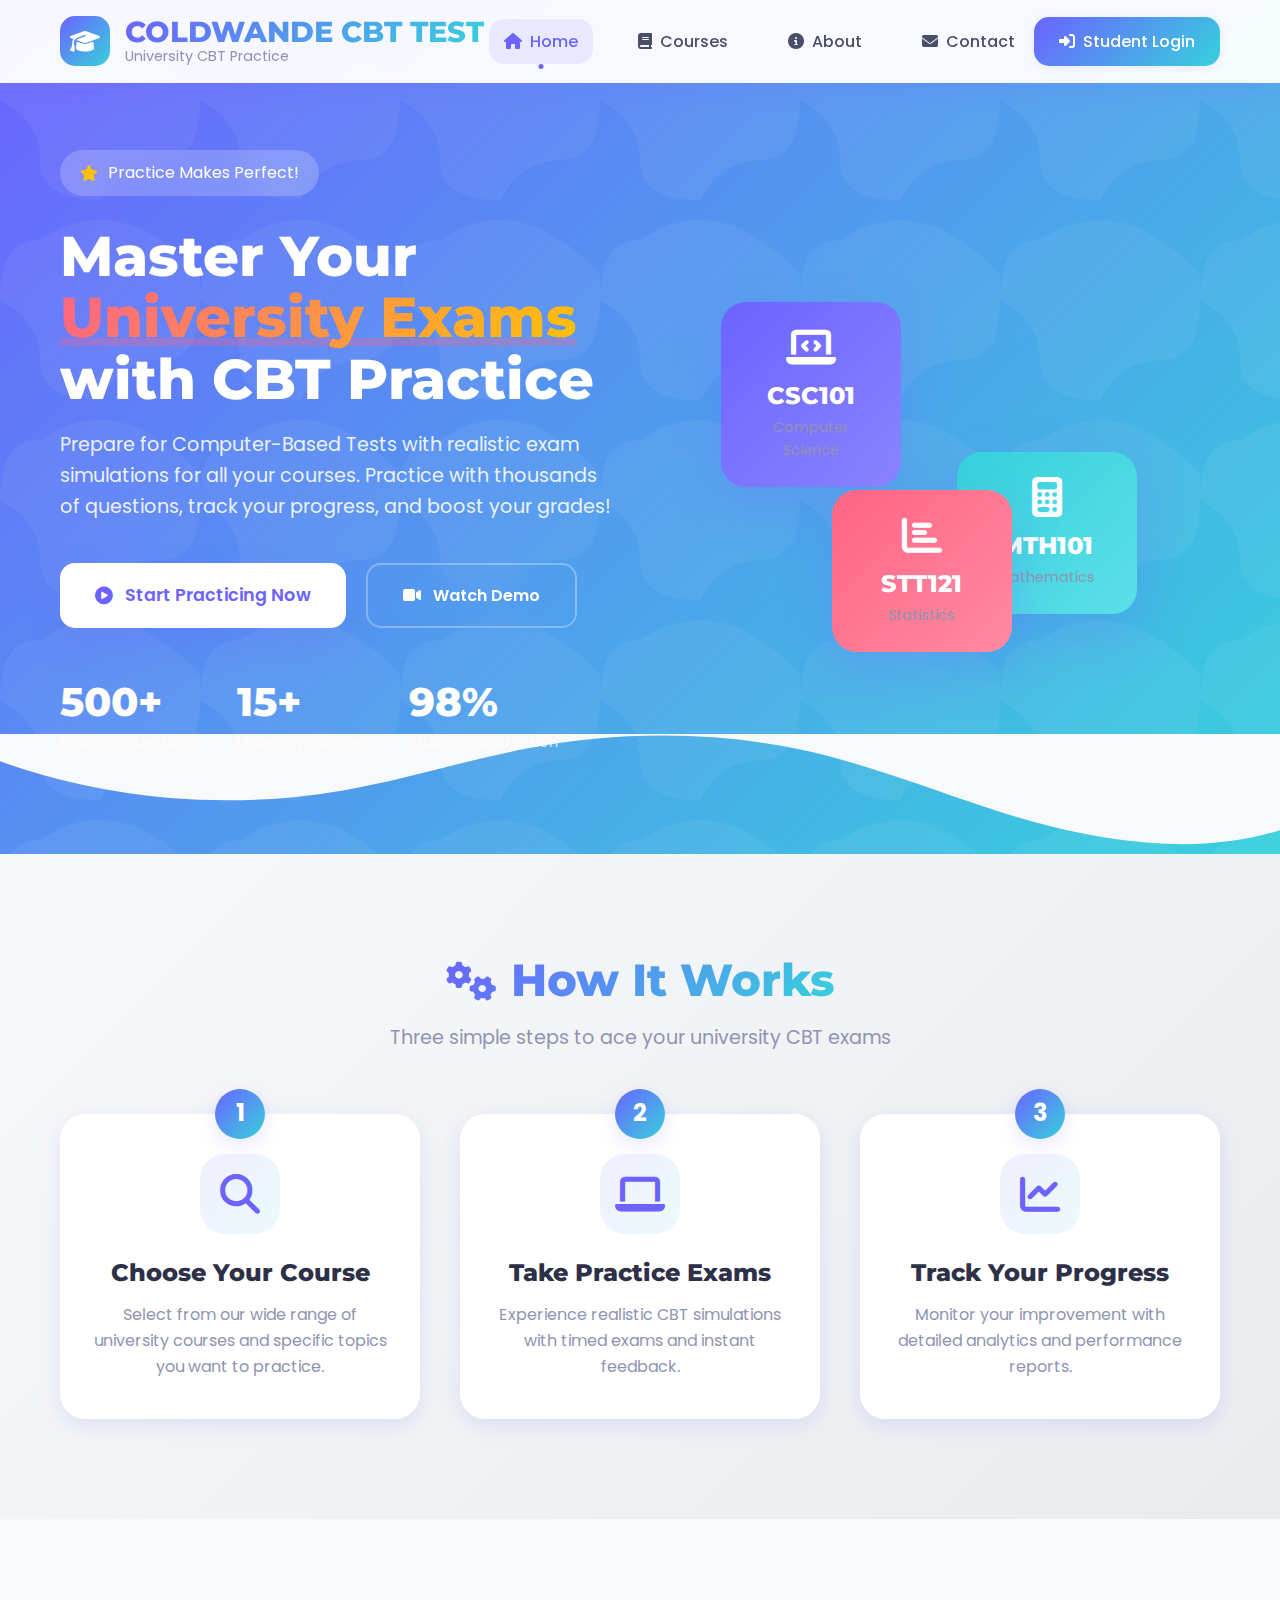
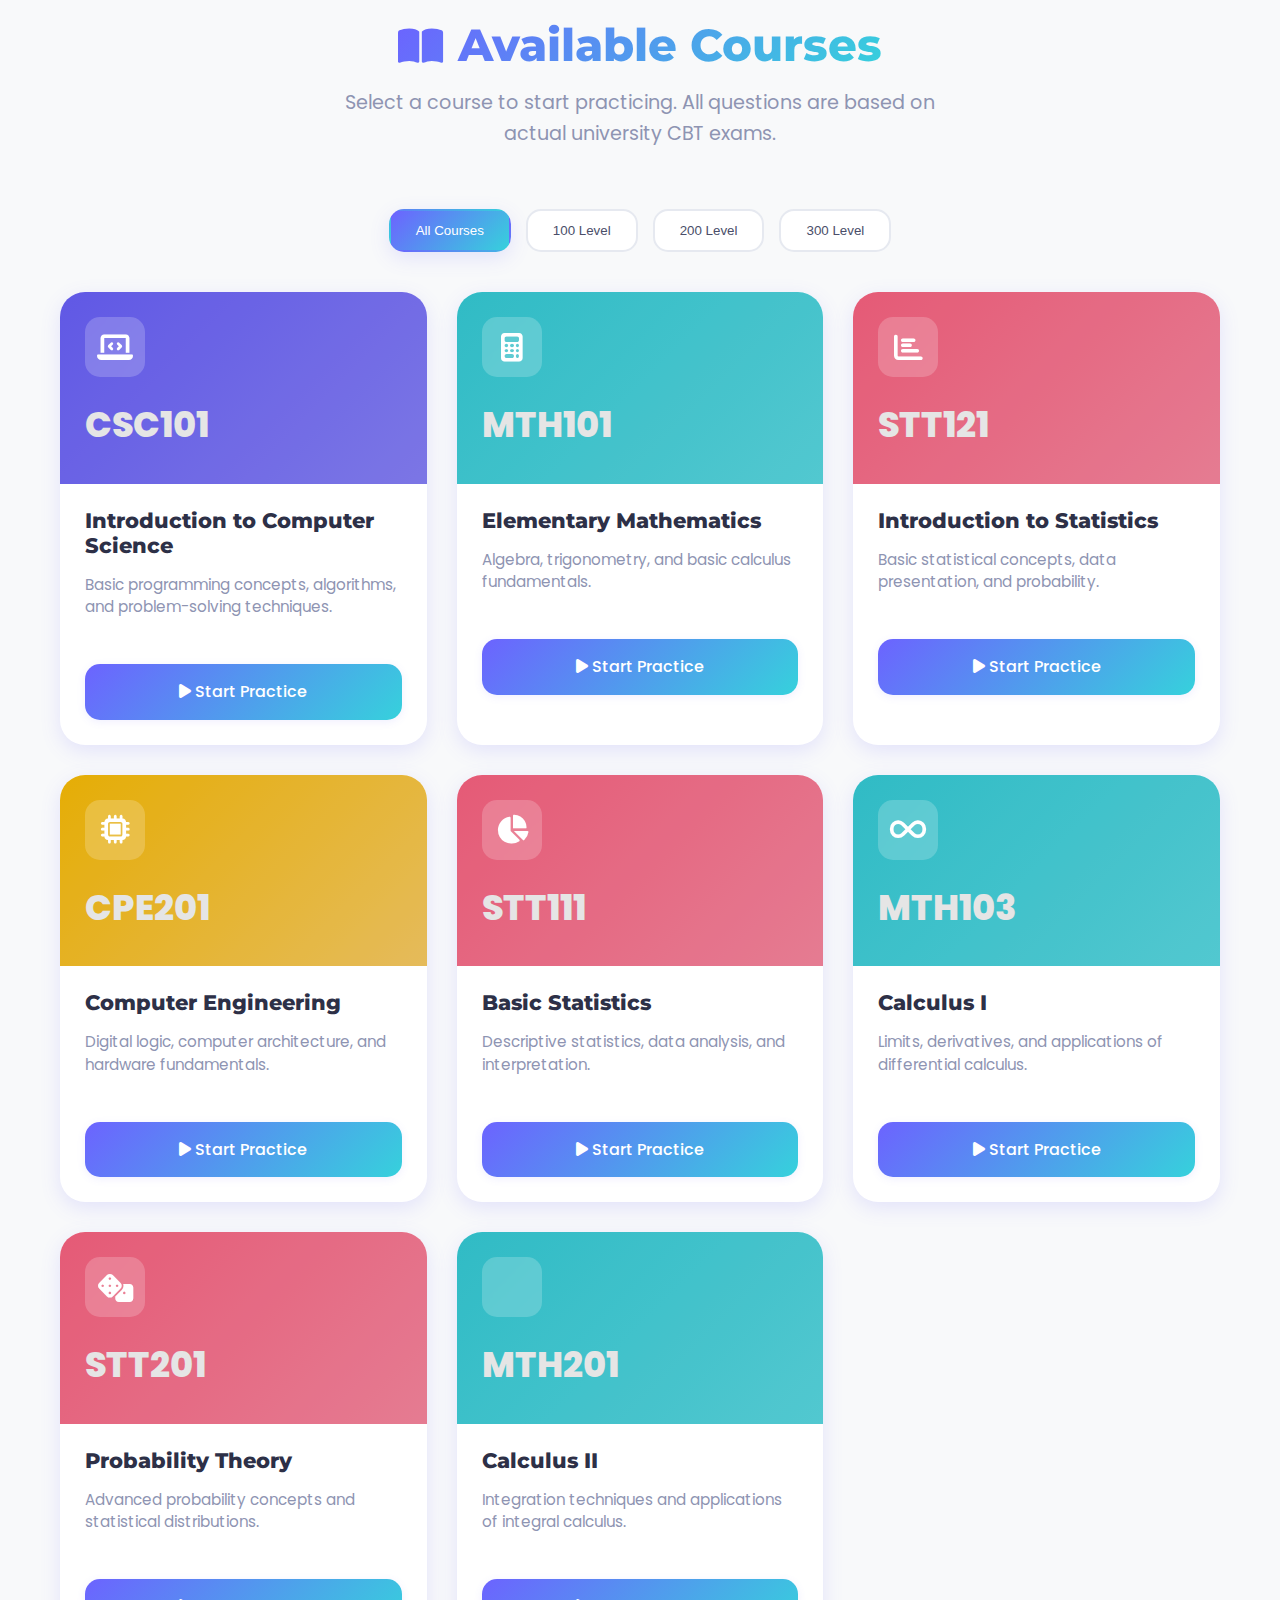
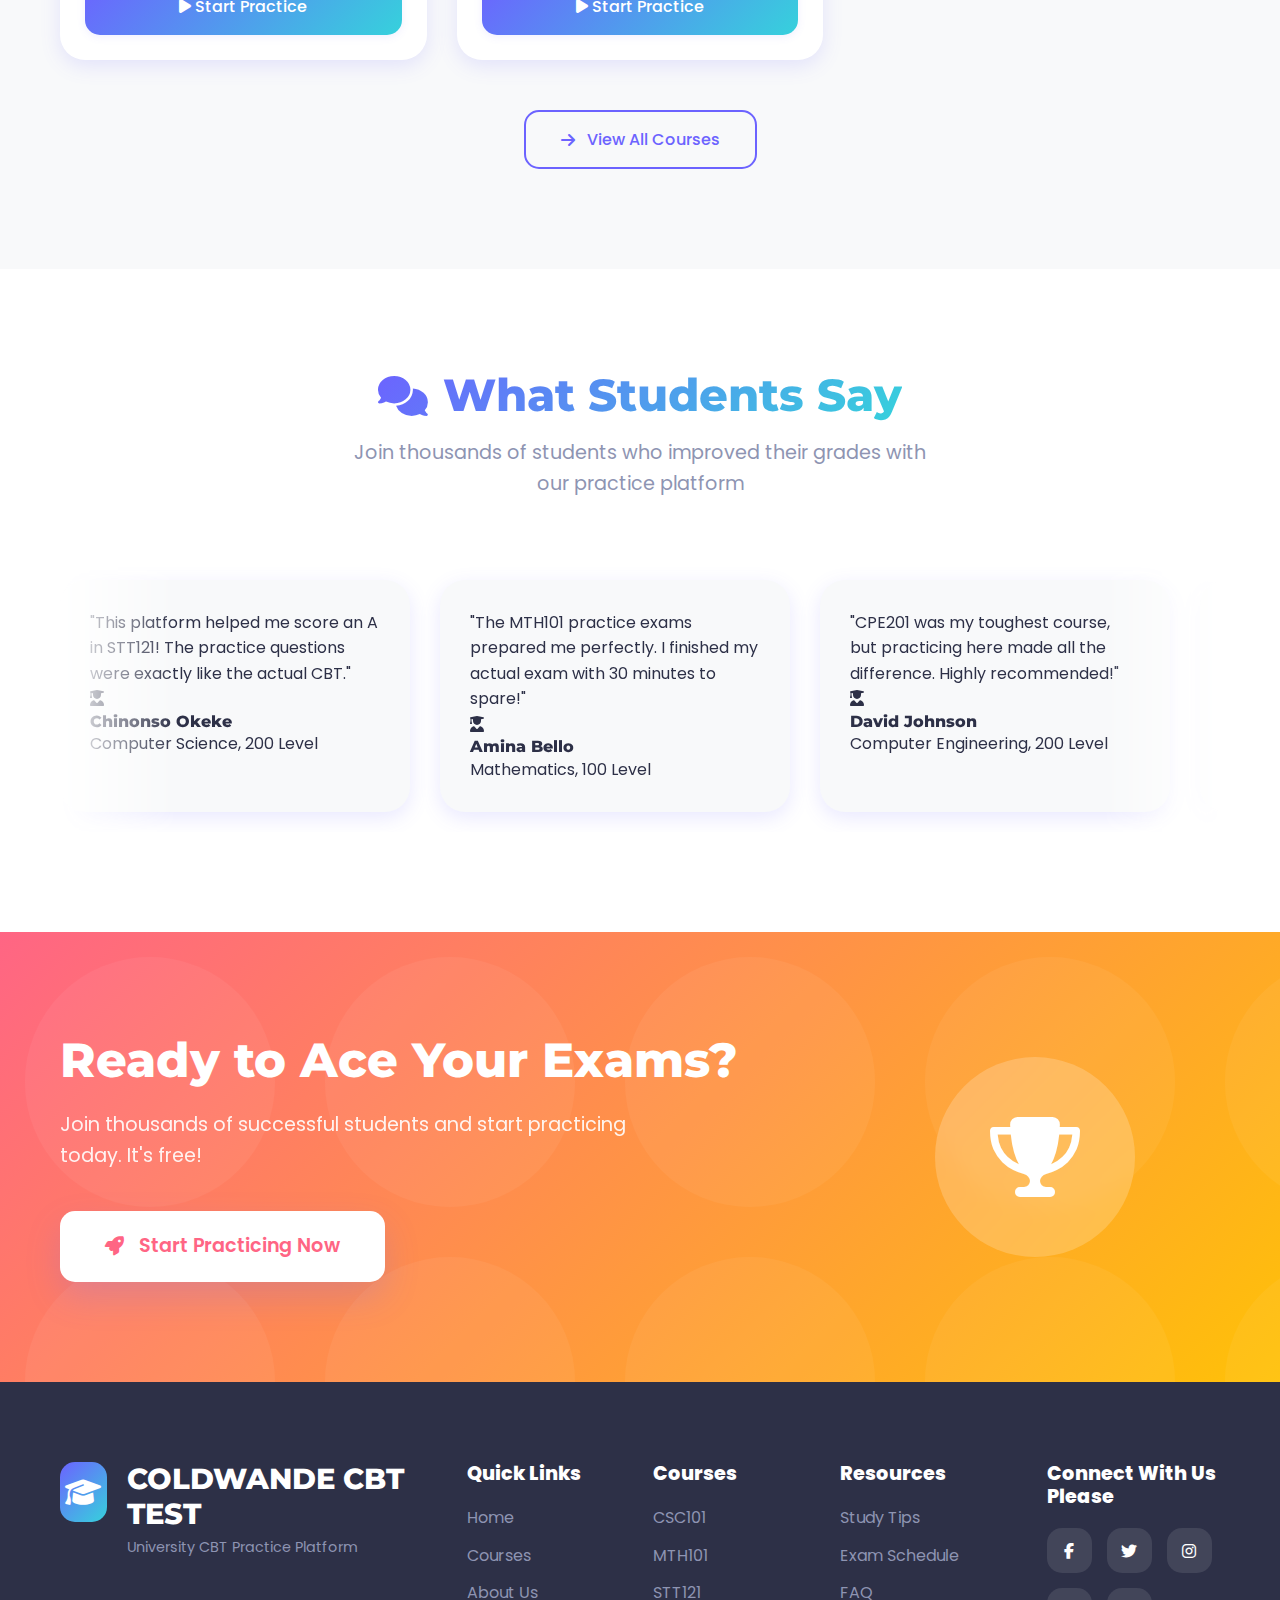
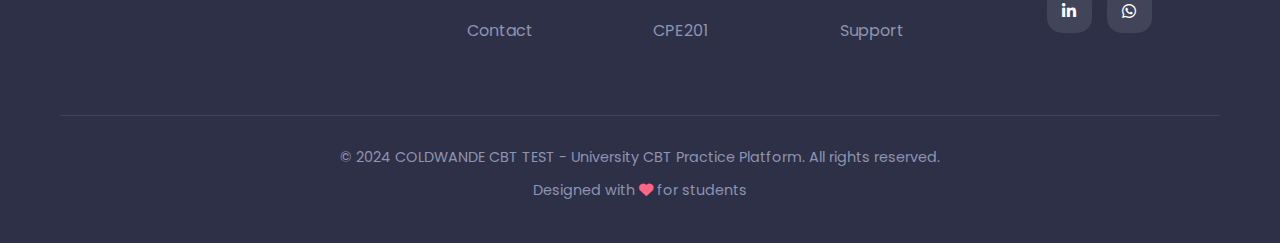
<file: index.html>
<!DOCTYPE html>
<html lang="en">

<head>
    <meta charset="UTF-8">
    <meta name="viewport" content="width=device-width, initial-scale=1.0">
    <title>COLDWANDE CBT TEST - University CBT Practice Platform</title>
    <link rel="stylesheet" href="https://cdnjs.cloudflare.com/ajax/libs/font-awesome/6.4.0/css/all.min.css">
    <link
        href="https://fonts.googleapis.com/css2?family=Poppins:wght@300;400;500;600;700&family=Montserrat:wght@800;900&display=swap"
        rel="stylesheet">
    <link rel="stylesheet" href="styles.css">
</head>

<body>
    <!-- Navigation Bar -->
    <nav class="navbar">
        <div class="nav-container">
            <div class="logo">
                <div class="logo-icon">
                    <i class="fas fa-graduation-cap"></i>
                </div>
                <div class="logo-text">
                    <h1>COLDWANDE CBT TEST</h1>
                    <p>University CBT Practice</p>
                </div>
            </div>

            <div class="nav-links">
                <a href="#home" class="nav-link active">
                    <i class="fas fa-home"></i> Home
                </a>
                <a href="#courses" class="nav-link">
                    <i class="fas fa-book"></i> Courses
                </a>
                <a href="#about" class="nav-link">
                    <i class="fas fa-info-circle"></i> About
                </a>
                <a href="#contact" class="nav-link">
                    <i class="fas fa-envelope"></i> Contact
                </a>
            </div>

            <div class="nav-buttons">
                <a href="#" class="btn-login" onclick="alert('Student login is handled via practice session start.')">
                    <i class="fas fa-sign-in-alt"></i> Student Login
                </a>
                <button class="btn-menu">
                    <i class="fas fa-bars"></i>
                </button>
            </div>
        </div>
    </nav>

    <!-- Hero Section -->
    <section class="hero" id="home">
        <div class="hero-container">
            <div class="hero-content">
                <div class="hero-badge">
                    <i class="fas fa-star"></i>
                    <span>Practice Makes Perfect!</span>
                </div>

                <h1 class="hero-title">
                    Master Your <span class="highlight">University Exams</span> with CBT Practice
                </h1>

                <p class="hero-description">
                    Prepare for Computer-Based Tests with realistic exam simulations for all your courses.
                    Practice with thousands of questions, track your progress, and boost your grades!
                </p>

                <div class="hero-buttons">
                    <a href="#courses" class="btn-primary">
                        <i class="fas fa-play-circle"></i> Start Practicing Now
                    </a>
                    <a href="#how-it-works" class="btn-secondary">
                        <i class="fas fa-video"></i> Watch Demo
                    </a>
                </div>

                <div class="hero-stats">
                    <div class="stat-item">
                        <h3>500+</h3>
                        <p>Practice Questions</p>
                    </div>
                    <div class="stat-item">
                        <h3>15+</h3>
                        <p>University Courses</p>
                    </div>
                    <div class="stat-item">
                        <h3>98%</h3>
                        <p>Student Satisfaction</p>
                    </div>
                </div>
            </div>

            <div class="hero-image">
                <div class="floating-cards">
                    <div class="card card-1">
                        <i class="fas fa-laptop-code"></i>
                        <h4>CSC101</h4>
                        <p>Computer Science</p>
                    </div>
                    <div class="card card-2">
                        <i class="fas fa-calculator"></i>
                        <h4>MTH101</h4>
                        <p>Mathematics</p>
                    </div>
                    <div class="card card-3">
                        <i class="fas fa-chart-bar"></i>
                        <h4>STT121</h4>
                        <p>Statistics</p>
                    </div>
                </div>
            </div>
        </div>

        <div class="wave-divider">
            <svg viewBox="0 0 1200 120" preserveAspectRatio="none">
                <path
                    d="M321.39,56.44c58-10.79,114.16-30.13,172-41.86,82.39-16.72,168.19-17.73,250.45-.39C823.78,31,906.67,72,985.66,92.83c70.05,18.48,146.53,26.09,214.34,3V0H0V27.35A600.21,600.21,0,0,0,321.39,56.44Z">
                </path>
            </svg>
        </div>
    </section>

    <!-- How It Works Section -->
    <section class="how-it-works" id="how-it-works">
        <div class="section-container">
            <div class="section-header">
                <h2 class="section-title">
                    <i class="fas fa-cogs"></i>
                    How It Works
                </h2>
                <p class="section-subtitle">
                    Three simple steps to ace your university CBT exams
                </p>
            </div>

            <div class="steps-container">
                <div class="step-card">
                    <div class="step-number">1</div>
                    <div class="step-icon">
                        <i class="fas fa-search"></i>
                    </div>
                    <h3 class="step-title">Choose Your Course</h3>
                    <p class="step-description">
                        Select from our wide range of university courses and specific topics you want to practice.
                    </p>
                </div>

                <div class="step-card">
                    <div class="step-number">2</div>
                    <div class="step-icon">
                        <i class="fas fa-laptop"></i>
                    </div>
                    <h3 class="step-title">Take Practice Exams</h3>
                    <p class="step-description">
                        Experience realistic CBT simulations with timed exams and instant feedback.
                    </p>
                </div>

                <div class="step-card">
                    <div class="step-number">3</div>
                    <div class="step-icon">
                        <i class="fas fa-chart-line"></i>
                    </div>
                    <h3 class="step-title">Track Your Progress</h3>
                    <p class="step-description">
                        Monitor your improvement with detailed analytics and performance reports.
                    </p>
                </div>
            </div>
        </div>
    </section>

    <!-- Courses Section -->
    <section class="courses-section" id="courses">
        <div class="section-container">
            <div class="section-header">
                <h2 class="section-title">
                    <i class="fas fa-book-open"></i>
                    Available Courses
                </h2>
                <p class="section-subtitle">
                    Select a course to start practicing. All questions are based on actual university CBT exams.
                </p>
            </div>

            <!-- Course Filter -->
            <div class="course-filter">
                <button class="filter-btn active" data-filter="all">All Courses</button>
                <button class="filter-btn" data-filter="100">100 Level</button>
                <button class="filter-btn" data-filter="200">200 Level</button>
                <button class="filter-btn" data-filter="300">300 Level</button>
            </div>

            <!-- Courses Grid -->
            <div class="courses-grid">
                <!-- Computer Science Courses -->
                <div class="course-card" data-level="100" data-department="csc">
                    <div class="course-header csc-bg">
                        <div class="course-icon">
                            <i class="fas fa-laptop-code"></i>
                        </div>
                        <div class="course-code">CSC101</div>
                    </div>
                    <div class="course-body">
                        <h3 class="course-title">Introduction to Computer Science</h3>
                        <p class="course-description">
                            Basic programming concepts, algorithms, and problem-solving techniques.
                        </p>
                        <div class="course-meta">
                            <span class="meta-item">
                                <i class="fas fa-question-circle"></i>
                                50 Questions
                            </span>
                            <span class="meta-item">
                                <i class="fas fa-clock"></i>
                                45 mins
                            </span>
                        </div>
                    </div>
                    <div class="course-footer">
                        <a href="student.html?course=csc101" class="btn-start">
                            <i class="fas fa-play"></i> Start Practice
                        </a>
                    </div>
                </div>

                <!-- Mathematics Courses -->
                <div class="course-card" data-level="100" data-department="mth">
                    <div class="course-header mth-bg">
                        <div class="course-icon">
                            <i class="fas fa-calculator"></i>
                        </div>
                        <div class="course-code">MTH101</div>
                    </div>
                    <div class="course-body">
                        <h3 class="course-title">Elementary Mathematics</h3>
                        <p class="course-description">
                            Algebra, trigonometry, and basic calculus fundamentals.
                        </p>
                        <div class="course-meta">
                            <span class="meta-item">
                                <i class="fas fa-question-circle"></i>
                                60 Questions
                            </span>
                            <span class="meta-item">
                                <i class="fas fa-clock"></i>
                                60 mins
                            </span>
                        </div>
                    </div>
                    <div class="course-footer">
                        <a href="student.html?course=mth101" class="btn-start">
                            <i class="fas fa-play"></i> Start Practice
                        </a>
                    </div>
                </div>

                <!-- Statistics Courses -->
                <div class="course-card" data-level="100" data-department="stt">
                    <div class="course-header stt-bg">
                        <div class="course-icon">
                            <i class="fas fa-chart-bar"></i>
                        </div>
                        <div class="course-code">STT121</div>
                    </div>
                    <div class="course-body">
                        <h3 class="course-title">Introduction to Statistics</h3>
                        <p class="course-description">
                            Basic statistical concepts, data presentation, and probability.
                        </p>
                        <div class="course-meta">
                            <span class="meta-item">
                                <i class="fas fa-question-circle"></i>
                                40 Questions
                            </span>
                            <span class="meta-item">
                                <i class="fas fa-clock"></i>
                                50 mins
                            </span>
                        </div>
                    </div>
                    <div class="course-footer">
                        <a href="student.html?course=stt121" class="btn-start">
                            <i class="fas fa-play"></i> Start Practice
                        </a>
                    </div>
                </div>

                <!-- Computer Engineering -->
                <div class="course-card" data-level="200" data-department="cpe">
                    <div class="course-header cpe-bg">
                        <div class="course-icon">
                            <i class="fas fa-microchip"></i>
                        </div>
                        <div class="course-code">CPE201</div>
                    </div>
                    <div class="course-body">
                        <h3 class="course-title">Computer Engineering</h3>
                        <p class="course-description">
                            Digital logic, computer architecture, and hardware fundamentals.
                        </p>
                        <div class="course-meta">
                            <span class="meta-item">
                                <i class="fas fa-question-circle"></i>
                                45 Questions
                            </span>
                            <span class="meta-item">
                                <i class="fas fa-clock"></i>
                                70 mins
                            </span>
                        </div>
                    </div>
                    <div class="course-footer">
                        <a href="student.html?course=cpe201" class="btn-start">
                            <i class="fas fa-play"></i> Start Practice
                        </a>
                    </div>
                </div>

                <!-- More Courses -->
                <div class="course-card" data-level="100" data-department="stt">
                    <div class="course-header stt-bg">
                        <div class="course-icon">
                            <i class="fas fa-chart-pie"></i>
                        </div>
                        <div class="course-code">STT111</div>
                    </div>
                    <div class="course-body">
                        <h3 class="course-title">Basic Statistics</h3>
                        <p class="course-description">
                            Descriptive statistics, data analysis, and interpretation.
                        </p>
                        <div class="course-meta">
                            <span class="meta-item">
                                <i class="fas fa-question-circle"></i>
                                40 Questions
                            </span>
                            <span class="meta-item">
                                <i class="fas fa-clock"></i>
                                45 mins
                            </span>
                        </div>
                    </div>
                    <div class="course-footer">
                        <a href="student.html?course=stt111" class="btn-start">
                            <i class="fas fa-play"></i> Start Practice
                        </a>
                    </div>
                </div>

                <div class="course-card" data-level="100" data-department="mth">
                    <div class="course-header mth-bg">
                        <div class="course-icon">
                            <i class="fas fa-infinity"></i>
                        </div>
                        <div class="course-code">MTH103</div>
                    </div>
                    <div class="course-body">
                        <h3 class="course-title">Calculus I</h3>
                        <p class="course-description">
                            Limits, derivatives, and applications of differential calculus.
                        </p>
                        <div class="course-meta">
                            <span class="meta-item">
                                <i class="fas fa-question-circle"></i>
                                55 Questions
                            </span>
                            <span class="meta-item">
                                <i class="fas fa-clock"></i>
                                75 mins
                            </span>
                        </div>
                    </div>
                    <div class="course-footer">
                        <a href="student.html?course=mth103" class="btn-start">
                            <i class="fas fa-play"></i> Start Practice
                        </a>
                    </div>
                </div>

                <div class="course-card" data-level="200" data-department="stt">
                    <div class="course-header stt-bg">
                        <div class="course-icon">
                            <i class="fas fa-dice"></i>
                        </div>
                        <div class="course-code">STT201</div>
                    </div>
                    <div class="course-body">
                        <h3 class="course-title">Probability Theory</h3>
                        <p class="course-description">
                            Advanced probability concepts and statistical distributions.
                        </p>
                        <div class="course-meta">
                            <span class="meta-item">
                                <i class="fas fa-question-circle"></i>
                                200 Questions
                            </span>
                            <span class="meta-item">
                                <i class="fas fa-clock"></i>
                                60 mins
                            </span>
                        </div>
                    </div>
                    <div class="course-footer">
                        <a href="student.html?course=stt201" class="btn-start">
                            <i class="fas fa-play"></i> Start Practice
                        </a>
                    </div>
                </div>

                <div class="course-card" data-level="200" data-department="mth">
                    <div class="course-header mth-bg">
                        <div class="course-icon">
                            <i class="fas fa-integral"></i>
                        </div>
                        <div class="course-code">MTH201</div>
                    </div>
                    <div class="course-body">
                        <h3 class="course-title">Calculus II</h3>
                        <p class="course-description">
                            Integration techniques and applications of integral calculus.
                        </p>
                        <div class="course-meta">
                            <span class="meta-item">
                                <i class="fas fa-question-circle"></i>
                                50 Questions
                            </span>
                            <span class="meta-item">
                                <i class="fas fa-clock"></i>
                                70 mins
                            </span>
                        </div>
                    </div>
                    <div class="course-footer">
                        <a href="student.html?course=mth201" class="btn-start">
                            <i class="fas fa-play"></i> Start Practice
                        </a>
                    </div>
                </div>


            </div>

            <!-- View All Button -->
            <div class="view-all-container">
                <a href="#" class="btn-view-all">
                    <i class="fas fa-arrow-right"></i>
                    View All Courses
                </a>
            </div>
        </div>
    </section>

    <!-- Testimonials Section -->
    <section class="testimonials">
        <div class="section-container">
            <div class="section-header">
                <h2 class="section-title">
                    <i class="fas fa-comments"></i>
                    What Students Say
                </h2>
                <p class="section-subtitle">
                    Join thousands of students who improved their grades with our practice platform
                </p>
            </div>

            <div class="testimonial-marquee">
                <!-- Track 1 (Original Set + New Items) -->
                <div class="testimonial-track">
                    <!-- item 1 -->
                    <div class="testimonial-card">
                        <div class="testimonial-content">
                            <p class="testimonial-text">
                                "This platform helped me score an A in STT121! The practice questions were exactly like
                                the
                                actual CBT."
                            </p>
                        </div>
                        <div class="testimonial-author">
                            <div class="author-avatar">
                                <i class="fas fa-user-graduate"></i>
                            </div>
                            <div class="author-info">
                                <h4>Chinonso Okeke</h4>
                                <p>Computer Science, 200 Level</p>
                            </div>
                        </div>
                    </div>
                    <!-- item 2 -->
                    <div class="testimonial-card">
                        <div class="testimonial-content">
                            <p class="testimonial-text">
                                "The MTH101 practice exams prepared me perfectly. I finished my actual exam with 30
                                minutes
                                to spare!"
                            </p>
                        </div>
                        <div class="testimonial-author">
                            <div class="author-avatar">
                                <i class="fas fa-user-graduate"></i>
                            </div>
                            <div class="author-info">
                                <h4>Amina Bello</h4>
                                <p>Mathematics, 100 Level</p>
                            </div>
                        </div>
                    </div>
                    <!-- item 3 -->
                    <div class="testimonial-card">
                        <div class="testimonial-content">
                            <p class="testimonial-text">
                                "CPE201 was my toughest course, but practicing here made all the difference. Highly
                                recommended!"
                            </p>
                        </div>
                        <div class="testimonial-author">
                            <div class="author-avatar">
                                <i class="fas fa-user-graduate"></i>
                            </div>
                            <div class="author-info">
                                <h4>David Johnson</h4>
                                <p>Computer Engineering, 200 Level</p>
                            </div>
                        </div>
                    </div>
                    <!-- item 4 (New) -->
                    <div class="testimonial-card">
                        <div class="testimonial-content">
                            <p class="testimonial-text">
                                "I love the study mode! It explains the answers clearly so I actually learn while
                                practicing."
                            </p>
                        </div>
                        <div class="testimonial-author">
                            <div class="author-avatar">
                                <i class="fas fa-user-graduate"></i>
                            </div>
                            <div class="author-info">
                                <h4>Sarah Konga</h4>
                                <p>Economics, 100 Level</p>
                            </div>
                        </div>
                    </div>
                    <!-- item 5 (New) -->
                    <div class="testimonial-card">
                        <div class="testimonial-content">
                            <p class="testimonial-text">
                                "The interface is so clean and easy to use on my phone. I practice on my way to
                                lectures."
                            </p>
                        </div>
                        <div class="testimonial-author">
                            <div class="author-avatar">
                                <i class="fas fa-user-graduate"></i>
                            </div>
                            <div class="author-info">
                                <h4>Ibrahim Musa</h4>
                                <p>Physics, 100 Level</p>
                            </div>
                        </div>
                    </div>
                    <!-- item 6 (New) -->
                    <div class="testimonial-card">
                        <div class="testimonial-content">
                            <p class="testimonial-text">
                                "Finally a platform that covers 200 level engineering courses properly. Great job guys!"
                            </p>
                        </div>
                        <div class="testimonial-author">
                            <div class="author-avatar">
                                <i class="fas fa-user-graduate"></i>
                            </div>
                            <div class="author-info">
                                <h4>Grace Etim</h4>
                                <p>Engineering, 200 Level</p>
                            </div>
                        </div>
                    </div>
                </div>

                <!-- Track 2 (Duplicate for Seamless Loop) -->
                <div class="testimonial-track" aria-hidden="true">
                    <!-- item 1 -->
                    <div class="testimonial-card">
                        <div class="testimonial-content">
                            <p class="testimonial-text">
                                "This platform helped me score an A in STT121! The practice questions were exactly like
                                the
                                actual CBT."
                            </p>
                        </div>
                        <div class="testimonial-author">
                            <div class="author-avatar">
                                <i class="fas fa-user-graduate"></i>
                            </div>
                            <div class="author-info">
                                <h4>Chinonso Okeke</h4>
                                <p>Computer Science, 200 Level</p>
                            </div>
                        </div>
                    </div>
                    <!-- item 2 -->
                    <div class="testimonial-card">
                        <div class="testimonial-content">
                            <p class="testimonial-text">
                                "The MTH101 practice exams prepared me perfectly. I finished my actual exam with 30
                                minutes
                                to spare!"
                            </p>
                        </div>
                        <div class="testimonial-author">
                            <div class="author-avatar">
                                <i class="fas fa-user-graduate"></i>
                            </div>
                            <div class="author-info">
                                <h4>Amina Bello</h4>
                                <p>Mathematics, 100 Level</p>
                            </div>
                        </div>
                    </div>
                    <!-- item 3 -->
                    <div class="testimonial-card">
                        <div class="testimonial-content">
                            <p class="testimonial-text">
                                "CPE201 was my toughest course, but practicing here made all the difference. Highly
                                recommended!"
                            </p>
                        </div>
                        <div class="testimonial-author">
                            <div class="author-avatar">
                                <i class="fas fa-user-graduate"></i>
                            </div>
                            <div class="author-info">
                                <h4>David Johnson</h4>
                                <p>Computer Engineering, 200 Level</p>
                            </div>
                        </div>
                    </div>
                    <!-- item 4 (New) -->
                    <div class="testimonial-card">
                        <div class="testimonial-content">
                            <p class="testimonial-text">
                                "I love the study mode! It explains the answers clearly so I actually learn while
                                practicing."
                            </p>
                        </div>
                        <div class="testimonial-author">
                            <div class="author-avatar">
                                <i class="fas fa-user-graduate"></i>
                            </div>
                            <div class="author-info">
                                <h4>Sarah Konga</h4>
                                <p>Economics, 100 Level</p>
                            </div>
                        </div>
                    </div>
                    <!-- item 5 (New) -->
                    <div class="testimonial-card">
                        <div class="testimonial-content">
                            <p class="testimonial-text">
                                "The interface is so clean and easy to use on my phone. I practice on my way to
                                lectures."
                            </p>
                        </div>
                        <div class="testimonial-author">
                            <div class="author-avatar">
                                <i class="fas fa-user-graduate"></i>
                            </div>
                            <div class="author-info">
                                <h4>Ibrahim Musa</h4>
                                <p>Physics, 100 Level</p>
                            </div>
                        </div>
                    </div>
                    <!-- item 6 (New) -->
                    <div class="testimonial-card">
                        <div class="testimonial-content">
                            <p class="testimonial-text">
                                "Finally a platform that covers 200 level engineering courses properly. Great job guys!"
                            </p>
                        </div>
                        <div class="testimonial-author">
                            <div class="author-avatar">
                                <i class="fas fa-user-graduate"></i>
                            </div>
                            <div class="author-info">
                                <h4>Grace Etim</h4>
                                <p>Engineering, 200 Level</p>
                            </div>
                        </div>
                    </div>
                </div>
            </div>
        </div>
    </section>

    <!-- Call to Action -->
    <section class="cta-section">
        <div class="cta-container">
            <div class="cta-content">
                <h2 class="cta-title">Ready to Ace Your Exams?</h2>
                <p class="cta-description">
                    Join thousands of successful students and start practicing today. It's free!
                </p>
                <a href="#courses" class="btn-cta">
                    <i class="fas fa-rocket"></i>
                    Start Practicing Now
                </a>
            </div>
            <div class="cta-image">
                <div class="cta-icon">
                    <i class="fas fa-trophy"></i>
                </div>
            </div>
        </div>
    </section>

    <!-- Footer -->
    <footer class="footer">
        <div class="footer-container">
            <div class="footer-main">
                <div class="footer-logo">
                    <div class="logo-icon">
                        <i class="fas fa-graduation-cap"></i>
                    </div>
                    <div class="logo-text">
                        <h2>COLDWANDE CBT TEST</h2>
                        <p>University CBT Practice Platform</p>
                    </div>
                </div>

                <div class="footer-links">
                    <div class="link-group">
                        <h3>Quick Links</h3>
                        <a href="#home">Home</a>
                        <a href="#courses">Courses</a>
                        <a href="#about">About Us</a>
                        <a href="#contact">Contact</a>
                    </div>

                    <div class="link-group">
                        <h3>Courses</h3>
                        <a href="courses/csc101/exam.html">CSC101</a>
                        <a href="courses/mth101/exam.html">MTH101</a>
                        <a href="courses/stt121/exam.html">STT121</a>
                        <a href="courses/cpe201/exam.html">CPE201</a>
                    </div>

                    <div class="link-group">
                        <h3>Resources</h3>
                        <a href="#">Study Tips</a>
                        <a href="#">Exam Schedule</a>
                        <a href="#">FAQ</a>
                        <a href="#">Support</a>
                    </div>
                </div>

                <div class="footer-social">
                    <h3>Connect With Us Please</h3>
                    <div class="social-icons">
                        <a href="#" class="social-icon">
                            <i class="fab fa-facebook-f"></i>
                        </a>
                        <a href="#" class="social-icon">
                            <i class="fab fa-twitter"></i>
                        </a>
                        <a href="#" class="social-icon">
                            <i class="fab fa-instagram"></i>
                        </a>
                        <a href="#" class="social-icon">
                            <i class="fab fa-linkedin-in"></i>
                        </a>
                        <a href="#" class="social-icon">
                            <i class="fab fa-whatsapp"></i>
                        </a>
                    </div>
                </div>
            </div>

            <div class="footer-bottom">
                <p>&copy; 2024 COLDWANDE CBT TEST - University CBT Practice Platform. All rights reserved.</p>
                <p>Designed with <i class="fas fa-heart" style="color: #FF6584;"></i> for students</p>
            </div>
        </div>
    </footer>

    <!-- JavaScript -->
    <!-- Load course and question data files first -->
    <script src="data/courses.js"></script>
    <script src="data/question_csc101.js"></script>
    <script src="data/question_csc201.js"></script>
    <script src="data/question_mth101.js"></script>
    <script src="data/question_stt201.js"></script>

    <!-- Load main script -->
    <script src="script.js"></script>
    <script>
        // Simple course filter and nav logic
        document.addEventListener('DOMContentLoaded', function () {
            const filterButtons = document.querySelectorAll('.filter-btn');
            const courseCards = document.querySelectorAll('.course-card');

            filterButtons.forEach(button => {
                button.addEventListener('click', function () {
                    // Remove active class from all buttons
                    filterButtons.forEach(btn => btn.classList.remove('active'));

                    // Add active class to clicked button
                    this.classList.add('active');

                    const filterValue = this.getAttribute('data-filter');

                    // Filter courses
                    courseCards.forEach(card => {
                        if (filterValue === 'all') {
                            card.style.display = 'block';
                        } else {
                            const cardLevel = card.getAttribute('data-level');
                            if (cardLevel === filterValue) {
                                card.style.display = 'block';
                            } else {
                                card.style.display = 'none';
                            }
                        }
                    });
                });
            });

            // Smooth scrolling for navigation links
            document.querySelectorAll('a[href^="#"]').forEach(anchor => {
                anchor.addEventListener('click', function (e) {
                    e.preventDefault();
                    const targetId = this.getAttribute('href');
                    if (targetId === '#') return;

                    const targetElement = document.querySelector(targetId);
                    if (targetElement) {
                        window.scrollTo({
                            top: targetElement.offsetTop - 80,
                            behavior: 'smooth'
                        });
                    }
                });
            });

            // Mobile menu toggle
            const menuBtn = document.querySelector('.btn-menu');
            const navLinks = document.querySelector('.nav-links');

            if (menuBtn) {
                menuBtn.addEventListener('click', function () {
                    navLinks.classList.toggle('active');
                });
            }
        });
    </script>
</body>

</html>
</file>
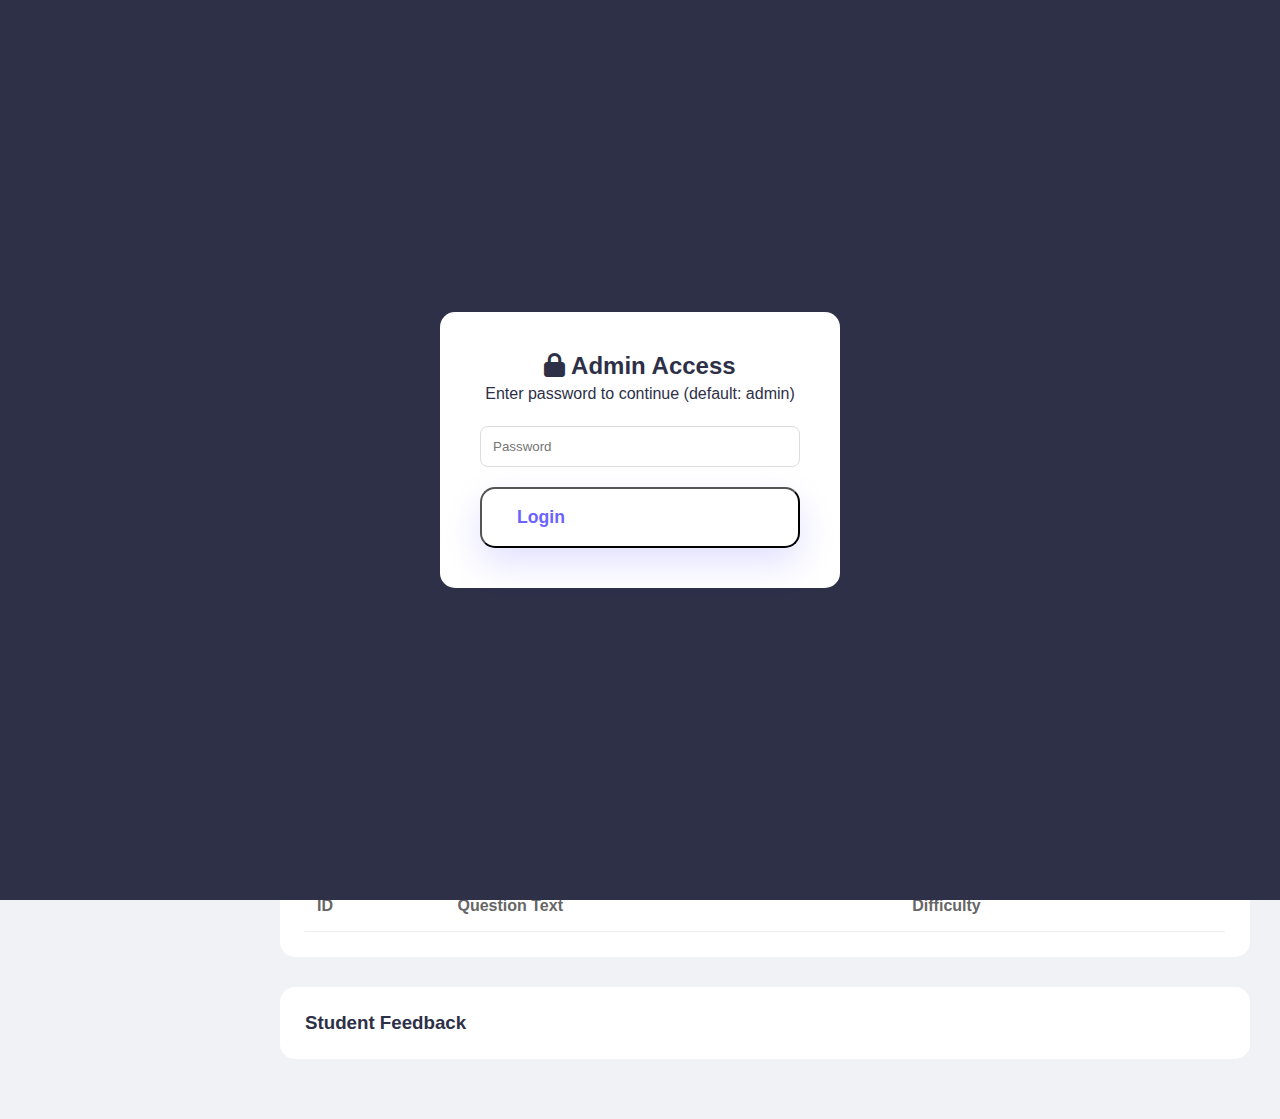
<file: admin.html>
<!DOCTYPE html>
<html lang="en">

<head>
    <meta charset="UTF-8">
    <meta name="viewport" content="width=device-width, initial-scale=1.0">
    <title>Admin Dashboard | COLDWANDE CBT TEST</title>
    <link rel="stylesheet" href="styles.css">
    <link rel="stylesheet" href="admin-styles.css">
    <link rel="stylesheet" href="https://cdnjs.cloudflare.com/ajax/libs/font-awesome/6.4.0/css/all.min.css">
</head>

<body class="admin-body">

    <!-- Login Overlay -->
    <div id="login-overlay" class="login-overlay">
        <div class="login-box">
            <h2><i class="fas fa-lock"></i> Admin Access</h2>
            <p>Enter password to continue (default: admin)</p>
            <input type="password" id="admin-pass" class="login-input" placeholder="Password">
            <button onclick="adminManager.login()" class="btn btn-primary" style="width:100%">Login</button>
            <p id="login-error" style="color:red; margin-top:10px; display:none">Invalid Password</p>
        </div>
    </div>

    <div class="admin-layout">
        <aside class="sidebar">
            <div class="brand brand-font">
                <i class="fas fa-university"></i> COLDWANDE
            </div>
            <ul class="nav-links">
                <li><a href="#" class="active" onclick="adminManager.showTab('overview')"><i
                            class="fas fa-chart-pie"></i> Overview</a></li>
                <li><a href="#" onclick="adminManager.showTab('users')"><i class="fas fa-users"></i> Student
                        Leaderboard</a></li>
                <li><a href="#" onclick="adminManager.showTab('questions')"><i class="fas fa-book"></i> Question
                        Bank</a></li>
                <li><a href="#" onclick="adminManager.showTab('feedback')"><i class="fas fa-comment-alt"></i>
                        Feedback</a></li>
                <li style="margin-top:auto"><a href="index.html"><i class="fas fa-sign-out-alt"></i> Logout</a></li>
            </ul>
        </aside>

        <main class="main-content">
            <div class="top-bar">
                <h2>Dashboard Overview</h2>
                <div class="user-profile">
                    <span>Welcome, Admin</span>
                    <i class="fas fa-user-circle fa-2x" style="vertical-align:middle; margin-left:10px"></i>
                </div>
            </div>

            <!-- TAB: OVERVIEW -->
            <div id="tab-overview" class="tab-content">
                <div class="stats-grid">
                    <div class="stat-card">
                        <div class="stat-icon" style="background:var(--primary)"><i class="fas fa-play"></i></div>
                        <div>
                            <h3>Total Sessions</h3>
                            <h2 id="total-sessions">0</h2>
                        </div>
                    </div>
                    <div class="stat-card">
                        <div class="stat-icon" style="background:var(--secondary)"><i class="fas fa-clock"></i></div>
                        <div>
                            <h3>Hrs Practice</h3>
                            <h2 id="total-hours">0</h2>
                        </div>
                    </div>
                    <div class="stat-card">
                        <div class="stat-icon" style="background:var(--accent)"><i class="fas fa-graduation-cap"></i>
                        </div>
                        <div>
                            <h3>Active Courses</h3>
                            <h2 id="active-courses">0</h2>
                        </div>
                    </div>
                </div>

                <div class="dashboard-section">
                    <div class="section-header">
                        <h3>Popular Courses (Sessions Lead)</h3>
                    </div>
                    <div id="course-popularity-chart"
                        style="height:200px; display:flex; align-items:flex-end; gap:20px; padding:10px 0;">
                        <!-- Simple CSS Bar Chart -->
                    </div>
                </div>
            </div>

            <!-- TAB: LEADERBOARDS (USERS) -->
            <div id="tab-users" class="tab-content hidden">
                <div class="dashboard-section">
                    <div class="section-header">
                        <h3>Top 10 Scores per Course</h3>
                        <select id="leaderboard-course-filter" onchange="adminManager.loadLeaderboard()"
                            style="padding:5px 10px; border-radius:5px">
                            <!-- Options filled by JS -->
                        </select>
                    </div>
                    <table>
                        <thead>
                            <tr>
                                <th>Rank</th>
                                <th>Student</th>
                                <th>Score</th>
                                <th>Date</th>
                            </tr>
                        </thead>
                        <tbody id="leaderboard-body">
                            <!-- Rows -->
                        </tbody>
                    </table>
                </div>
            </div>

            <!-- TAB: QUESTIONS -->
            <div id="tab-questions" class="tab-content hidden">
                <div class="dashboard-section">
                    <h3>Course Question Banks</h3>
                    <p>Select a course to view/edit questions</p>
                    <div id="q-courses-list" class="stats-grid" style="margin-top:20px">
                        <!-- Clickable courses -->
                    </div>

                    <div id="q-list-container" class="hidden mt-2">
                        <button class="btn btn-outline mb-1" onclick="adminManager.resetQView()">Back to
                            Courses</button>
                        <table class="mt-1">
                            <thead>
                                <tr>
                                    <th>ID</th>
                                    <th>Question Text</th>
                                    <th>Difficulty</th>
                                </tr>
                            </thead>
                            <tbody id="questions-table-body"></tbody>
                        </table>
                    </div>
                </div>
            </div>

            <!-- TAB: FEEDBACK -->
            <div id="tab-feedback" class="tab-content hidden">
                <div class="dashboard-section">
                    <h3>Student Feedback</h3>
                    <div id="feedback-list">
                        <!-- Feedback items -->
                    </div>
                </div>
            </div>

        </main>
    </div>

    <script src="data/courses.js"></script>
    <script src="data/question_csc101.js"></script>
    <script src="data/question_mth101.js"></script>
    <script src="data/question_stt201.js"></script>
    <script src="script.js"></script>
    <script src="admin-manager.js"></script>
</body>

</html>
</file>
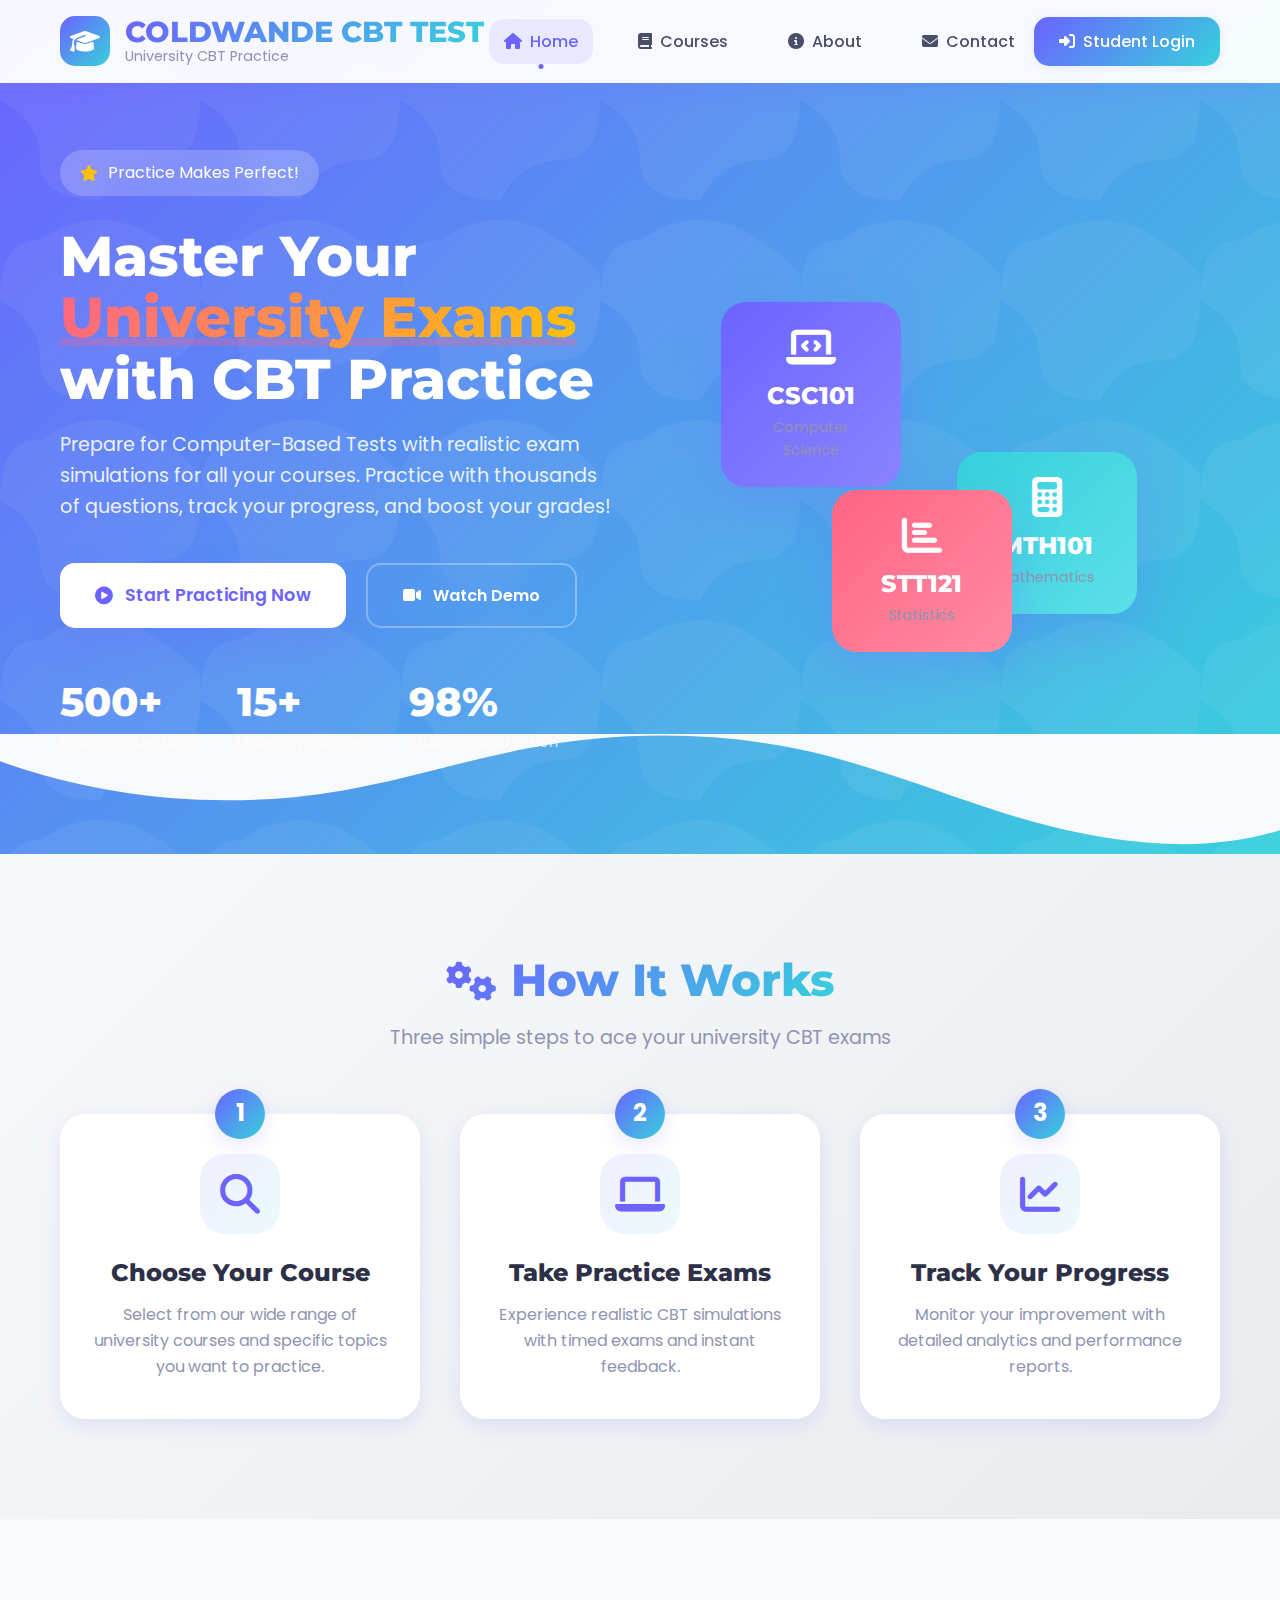
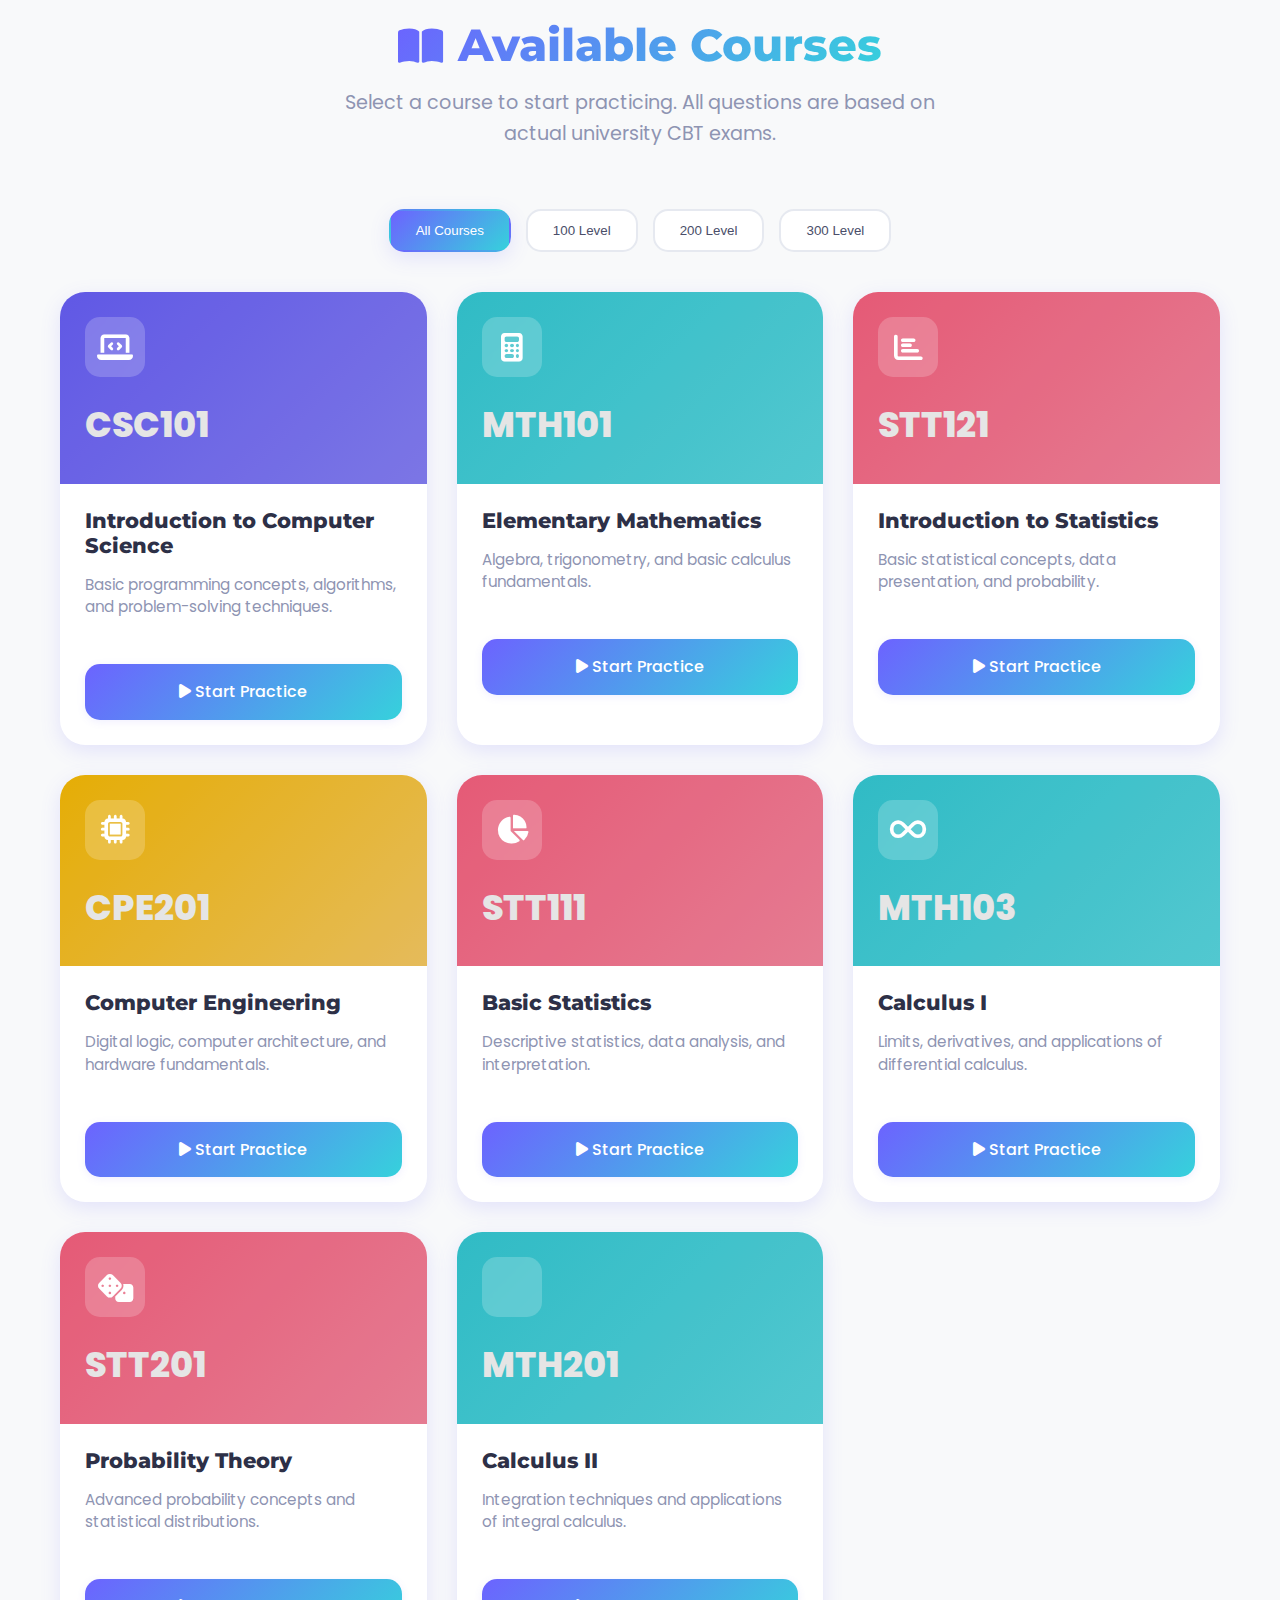
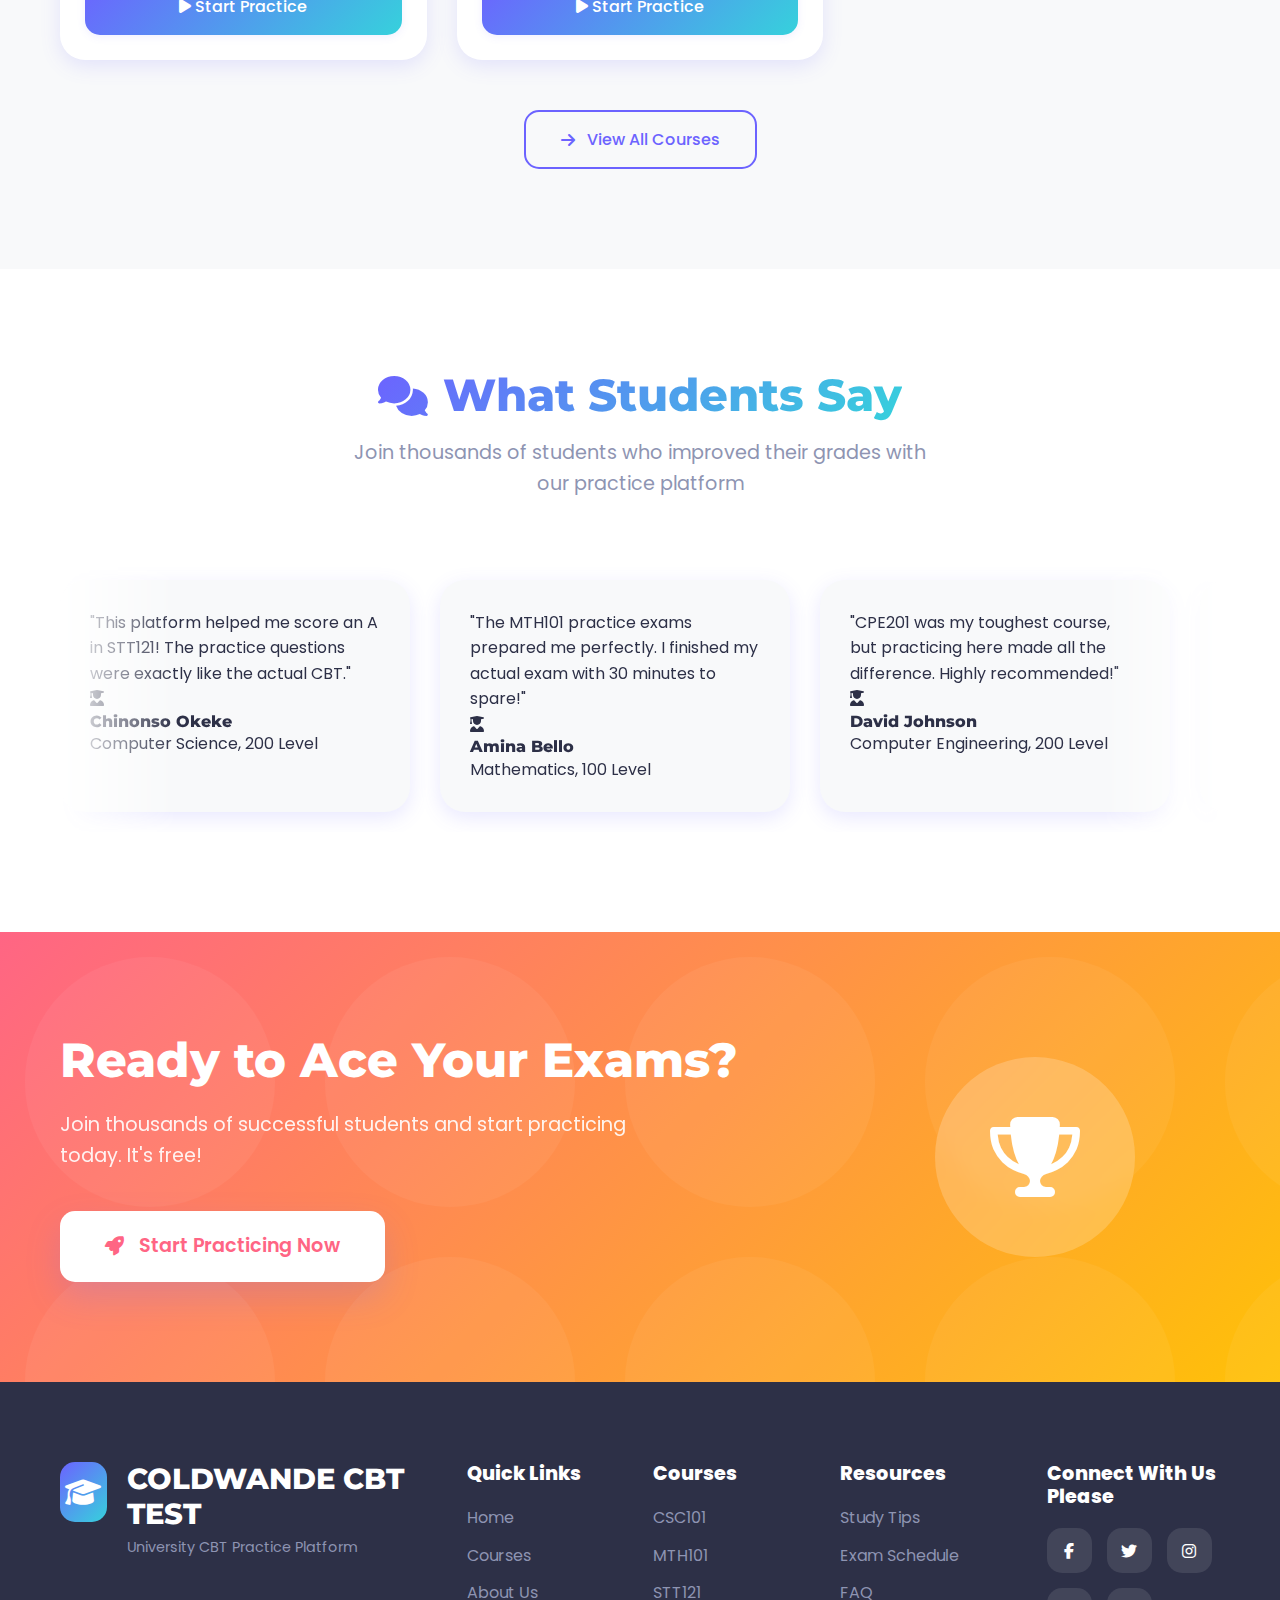
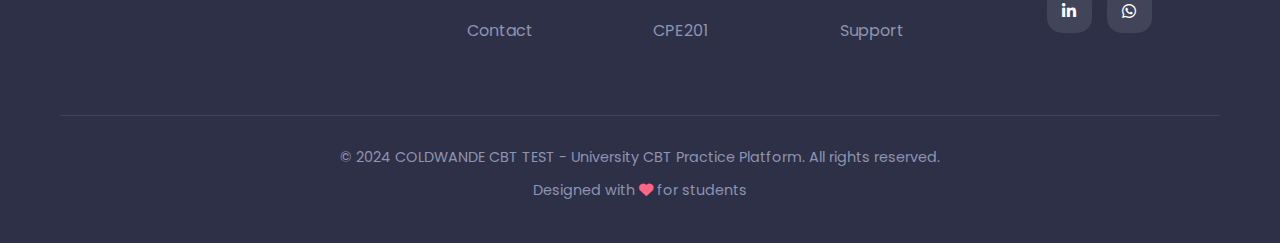
<file: student.html>
<!DOCTYPE html>
<html lang="en">

<head>
    <meta charset="UTF-8">
    <meta name="viewport" content="width=device-width, initial-scale=1.0">
    <title>Practice Session | COLDWANDE CBT</title>
    <link rel="stylesheet" href="styles.css">
    <link rel="stylesheet" href="student-styles.css">
    <link rel="stylesheet" href="https://cdnjs.cloudflare.com/ajax/libs/font-awesome/6.4.0/css/all.min.css">
</head>

<body>

    <nav class="container" style="padding: 20px 0; display:flex; justify-content:space-between; align-items:center">
        <h3 id="course-title">Loading...</h3>
        <button onclick="studentManager.quitExam()" class="btn btn-outline"
            style="padding:8px 20px; font-size:0.9rem">Quit</button>
    </nav>

    <main class="container exam-layout">

        <aside class="exam-sidebar">
            <div style="flex-grow:1">
                <h4>Questions Map</h4>
                <div id="palette" class="palette-grid">
                    <!-- Palette items -->
                </div>
            </div>

            <div class="mt-2">
                <div style="display:flex; gap:10px; font-size:0.8rem; margin-top:5px; align-items:center">
                    <div style="width:12px; height:12px; background:var(--primary); border-radius:3px"></div> Answered
                </div>
                <div style="display:flex; gap:10px; font-size:0.8rem; margin-top:5px; align-items:center">
                    <div style="width:12px; height:12px; background:var(--warning); border-radius:3px"></div> Flagged
                </div>
                <div style="display:flex; gap:10px; font-size:0.8rem; margin-top:5px; align-items:center">
                    <div style="width:12px; height:12px; background:var(--grey); border-radius:3px"></div> Not Visited
                </div>
            </div>

            <!-- Submit Button moved to main area -->
        </aside>

        <div style="flex:1">
            <section class="question-area">
                <div id="question-container">
                    <!-- Dynamic Question Content -->
                </div>
            </section>
        </div>

    </main>

    <!-- Setup Modal (Visible on load) -->
    <div id="setup-modal" class="modal-overlay"> <!-- Init visible -->
        <div class="result-card">
            <h2>Exam Setup</h2>
            <p>Customize your practice session</p>

            <div class="setup-form" style="text-align:left; margin:20px 0;">
                <div class="form-group" style="margin-bottom:15px;">
                    <label style="font-weight:600; display:block; margin-bottom:5px">Select Activity</label>
                    <div class="mode-toggle" style="display:grid; grid-template-columns: 1fr 1fr 1fr; gap:10px;">
                        <button class="btn btn-outline" id="btn-mode-exam"
                            style="background:var(--primary); color:white; border-color:var(--primary); padding:8px 5px; font-size:0.9rem"
                            onclick="studentManager.setMode('exam')">Exam</button>
                        <button class="btn btn-outline" id="btn-mode-practice" style="padding:8px 5px; font-size:0.9rem"
                            onclick="studentManager.setMode('practice')">Practice</button>
                        <button class="btn btn-outline" id="btn-mode-study" style="padding:8px 5px; font-size:0.9rem"
                            onclick="studentManager.setMode('study')">Study</button>
                    </div>
                    <small id="mode-desc" style="display:block; margin-top:5px; color:#666; min-height:20px">Simulate a
                        real exam. Timed, results at end.</small>
                </div>

                <div class="form-group" id="group-count" style="margin-bottom:15px;">
                    <label style="font-weight:600; display:block; margin-bottom:5px">Number of Questions (Max: <span
                            id="max-q">--</span>)</label>
                    <input type="number" id="setup-count" class="form-control" value="20" min="5"
                        style="width:100%; padding:10px; border-radius:5px; border:1px solid #ddd;">
                </div>

                <div class="form-group" id="group-time" style="margin-bottom:15px;">
                    <label style="font-weight:600; display:block; margin-bottom:5px">Time Limit (Minutes)</label>
                    <input type="number" id="setup-time" class="form-control" value="20" min="1"
                        style="width:100%; padding:10px; border-radius:5px; border:1px solid #ddd;">
                </div>
            </div>

            <button class="btn btn-primary" style="width:100%; padding:12px; font-size:1.1rem"
                onclick="studentManager.startSession()">Start Practice</button>
        </div>
    </div>

    <!-- Result Modal (Hidden by default) -->
    <div id="result-modal" class="modal-overlay hidden">
        <div class="result-card">
            <h2>Session Complete!</h2>
            <div class="score-circle" id="result-chart">
                <span class="score-text" id="final-score">0%</span>
            </div>

            <div class="stat-grid">
                <div class="stat-item">
                    <div class="stat-val" id="total-answered">0</div>
                    <div class="stat-label">Answered</div>
                </div>
                <div class="stat-item">
                    <div class="stat-val" id="total-time">00:00</div>
                    <div class="stat-label">Time Taken</div>
                </div>
                <div class="stat-item">
                    <div class="stat-val" id="accuracy-rating">0%</div>
                    <div class="stat-label">Accuracy</div>
                </div>
            </div>

            <div class="feedback-box">
                <h4>Feedback</h4>
                <textarea id="feedback-text" placeholder="Found an issue? Let us know..."></textarea>
                <div style="display:flex; gap:10px; justify-content:center; margin-top:10px; flex-wrap:wrap">
                    <button class="btn btn-outline" onclick="studentManager.restartSession()">
                        <i class="fas fa-redo"></i> Restart Quiz
                    </button>
                    <button class="btn btn-primary" onclick="studentManager.viewCorrections()">
                        <i class="fas fa-eye"></i> View Corrections
                    </button>
                    <button class="btn btn-outline" onclick="window.location.href='index.html'">Return Home</button>
                    <button class="btn btn-outline" onclick="studentManager.saveFeedback()">Save Feedback</button>
                </div>
            </div>
        </div>
    </div>

    <script src="data/courses.js"></script>
    <script src="data/question_csc101.js"></script>
    <script src="data/question_csc201.js"></script>
    <script src="data/question_mth101.js"></script>
    <script src="data/question_stt201.js"></script>
    <script src="script.js"></script>
    <script src="student-manager.js"></script>
</body>

</html>
</file>
<file: admin-styles.css>
/* Admin Dashboard Styles */
body.admin-body {
    background: #f0f2f5;
}

.admin-layout {
    display: flex;
    min-height: 100vh;
}

/* Sidebar */
.sidebar {
    width: 250px;
    background: var(--dark);
    color: white;
    position: fixed;
    height: 100vh;
    padding: 20px;
}

.brand {
    font-size: 1.5rem;
    font-weight: 700;
    margin-bottom: 40px;
    display: flex;
    align-items: center;
    gap: 10px;
}

.nav-links li {
    margin-bottom: 10px;
}

.nav-links a {
    display: flex;
    align-items: center;
    gap: 15px;
    padding: 12px 15px;
    border-radius: 10px;
    transition: 0.3s;
    color: #ccc;
}

.nav-links a:hover,
.nav-links a.active {
    background: var(--primary);
    color: white;
}

/* Main Content */
.main-content {
    margin-left: 250px;
    flex-grow: 1;
    padding: 30px;
}

.top-bar {
    display: flex;
    justify-content: space-between;
    align-items: center;
    margin-bottom: 30px;
}

.stats-grid {
    display: grid;
    grid-template-columns: repeat(auto-fit, minmax(240px, 1fr));
    gap: 20px;
    margin-bottom: 30px;
}

.stat-card {
    background: white;
    padding: 20px;
    border-radius: 12px;
    box-shadow: var(--shadow);
    display: flex;
    align-items: center;
    gap: 20px;
}

.stat-icon {
    width: 50px;
    height: 50px;
    border-radius: 10px;
    display: flex;
    align-items: center;
    justify-content: center;
    font-size: 1.5rem;
    color: white;
}

.dashboard-section {
    background: white;
    padding: 25px;
    border-radius: 15px;
    box-shadow: var(--shadow);
    margin-bottom: 30px;
}

.section-header {
    display: flex;
    justify-content: space-between;
    margin-bottom: 20px;
}

/* Tables */
table {
    width: 100%;
    border-collapse: collapse;
}

th,
td {
    padding: 12px;
    text-align: left;
    border-bottom: 1px solid #eee;
}

th {
    font-weight: 600;
    color: #666;
}

/* Leaderboard Tags */
.rank-badge {
    width: 25px;
    height: 25px;
    border-radius: 50%;
    display: inline-flex;
    align-items: center;
    justify-content: center;
    font-size: 0.8rem;
    font-weight: 700;
}

.rank-1 {
    background: gold;
    color: #fff;
    text-shadow: 0 1px 1px rgba(0, 0, 0, 0.2);
}

.rank-2 {
    background: silver;
    color: #fff;
}

.rank-3 {
    background: #cd7f32;
    color: #fff;
}

/* Login Modal */
.login-overlay {
    position: fixed;
    top: 0;
    left: 0;
    right: 0;
    bottom: 0;
    background: var(--dark);
    display: flex;
    justify-content: center;
    align-items: center;
    z-index: 2000;
}

.login-box {
    background: white;
    padding: 40px;
    border-radius: 15px;
    width: 100%;
    max-width: 400px;
    text-align: center;
}

.login-input {
    width: 100%;
    padding: 12px;
    margin: 20px 0;
    border: 1px solid #ddd;
    border-radius: 8px;
}

/* Responsive */
@media (max-width: 768px) {
    .sidebar {
        width: 0;
        overflow: hidden;
    }

    .main-content {
        margin-left: 0;
    }
}
</file>
<file: student-styles.css>
/* Student Portal Specific Styles */

:root {
    --sidebar-width: 300px;
    --question-bg: #ffffff;
    --option-hover: #f8f9fa;
    --option-selected-bg: #f0f7ff;
    --option-selected-border: #6C63FF;
}

.exam-layout {
    display: grid;
    grid-template-columns: var(--sidebar-width) 1fr;
    gap: 30px;
    padding-bottom: 50px;
    min-height: calc(100vh - 80px);
}

/* Student Navbar */
.student-navbar {
    background: white;
    padding: 15px 0;
    margin-bottom: 30px;
    box-shadow: 0 4px 20px rgba(0, 0, 0, 0.03);
    border-bottom: 1px solid rgba(0, 0, 0, 0.05);
}

.nav-content {
    display: flex;
    align-items: center;
    position: relative;
    justify-content: center;
}

.title-wrapper {
    text-align: center;
}

.exam-title {
    font-size: 1.8rem;
    font-weight: 800;
    letter-spacing: -0.5px;
    background: linear-gradient(45deg, var(--primary), var(--secondary));
    -webkit-background-clip: text;
    -webkit-text-fill-color: transparent;
    margin: 0;
}

.quit-btn {
    position: absolute;
    right: 20px;
    border-radius: 20px;
    padding: 8px 25px;
    font-weight: 600;
    border: 1px solid #ffd1d1;
    color: #e63946;
}

.quit-btn:hover {
    background: #e63946;
    color: white;
    border-color: #e63946;
    box-shadow: 0 4px 10px rgba(230, 57, 70, 0.2);
}

@media (max-width: 768px) {
    .nav-content {
        flex-direction: column;
        gap: 15px;
    }

    .quit-btn {
        position: static;
    }
}

/* Sidebar Styles */
.exam-sidebar {
    background: white;
    padding: 25px;
    border-radius: 15px;
    box-shadow: 0 5px 20px rgba(0, 0, 0, 0.05);
    height: fit-content;
    position: sticky;
    top: 90px;
    display: flex;
    flex-direction: column;
    gap: 20px;
}

.timer-pill {
    background: #FFF0F3;
    color: #FF6584;
    padding: 8px 20px;
    border-radius: 30px;
    font-size: 1.2rem;
    font-weight: 700;
    border: 1px solid rgba(255, 101, 132, 0.2);
    display: inline-flex;
    align-items: center;
    gap: 8px;
    box-shadow: 0 2px 10px rgba(255, 101, 132, 0.1);
}

.timer-pill::before {
    content: '\f017';
    font-family: 'Font Awesome 5 Free';
    font-weight: 900;
}

.timer-pill.warning {
    background: #dc3545;
    color: white;
    border-color: #dc3545;
    animation: pulse 1s infinite;
}

@keyframes pulse {
    0% {
        transform: scale(1);
    }

    50% {
        transform: scale(1.05);
    }

    100% {
        transform: scale(1);
    }
}

.palette-grid {
    display: grid;
    grid-template-columns: repeat(5, 1fr);
    gap: 10px;
}

.q-indicator {
    aspect-ratio: 1;
    display: flex;
    align-items: center;
    justify-content: center;
    background: #f5f5f5;
    border-radius: 8px;
    font-size: 0.9rem;
    font-weight: 600;
    color: #666;
    cursor: pointer;
    transition: all 0.2s;
    border: 1px solid transparent;
}

.q-indicator:hover {
    background: #e0e0e0;
}

.q-indicator.active {
    border-color: var(--primary);
    background: white;
    color: var(--primary);
    box-shadow: 0 0 0 2px rgba(108, 99, 255, 0.2);
}

.q-indicator.answered {
    background: var(--primary);
    color: white;
}

.q-indicator.flagged {
    background: var(--warning);
    color: white;
}

/* Question Area */
.question-area {
    background: white;
    border-radius: 15px;
    padding: 40px;
    box-shadow: 0 5px 20px rgba(0, 0, 0, 0.05);
}

.q-header {
    display: flex;
    justify-content: space-between;
    align-items: center;
    margin-bottom: 20px;
    padding-bottom: 20px;
    border-bottom: 1px solid #f0f0f0;
}

.q-number {
    font-size: 1.1rem;
    font-weight: 600;
    color: var(--grey);
}

.flag-btn {
    background: none;
    border: 1px solid #ddd;
    padding: 6px 15px;
    border-radius: 20px;
    color: var(--grey);
    cursor: pointer;
    display: flex;
    align-items: center;
    gap: 6px;
    transition: 0.2s;
}

.flag-btn.active {
    background: var(--warning);
    border-color: var(--warning);
    color: white;
}

.q-text {
    font-size: 1.3rem;
    font-weight: 500;
    color: var(--dark);
    margin-bottom: 30px;
    line-height: 1.6;
}

.options-list {
    display: flex;
    flex-direction: column;
    gap: 15px;
}

.option-item {
    padding: 18px 25px;
    border: 1px solid #eee;
    border-radius: 12px;
    cursor: pointer;
    display: flex;
    align-items: center;
    gap: 20px;
    transition: all 0.2s;
    background: white;
}

.option-item:hover {
    border-color: var(--primary);
    background: var(--option-hover);
}

.option-item.selected {
    border-color: var(--primary);
    background: rgba(108, 99, 255, 0.05);
}

.option-marker {
    width: 32px;
    height: 32px;
    border: 2px solid #ddd;
    border-radius: 50%;
    display: flex;
    align-items: center;
    justify-content: center;
    font-weight: 600;
    font-size: 0.9rem;
    color: #aaa;
    transition: 0.2s;
}

.option-item.selected .option-marker {
    border-color: var(--primary);
    background: var(--primary);
    color: white;
}

/* Study Mode Styles */
.option-item.correct {
    border-color: #28a745;
    background: rgba(40, 167, 69, 0.1);
}

.option-item.correct .option-marker {
    background: #28a745;
    border-color: #28a745;
    color: white;
}

.option-item.wrong {
    border-color: #dc3545;
    background: rgba(220, 53, 69, 0.1);
}

.option-item.wrong .option-marker {
    background: #dc3545;
    border-color: #dc3545;
    color: white;
}

/* Disabled options in study mode */
.options-list.disabled {
    pointer-events: none;
}

.nav-buttons {
    display: flex;
    justify-content: space-between;
    margin-top: 40px;
    padding-top: 25px;
    border-top: 1px solid #f0f0f0;
}

/* Modals */
.modal-overlay {
    position: fixed;
    top: 0;
    left: 0;
    width: 100%;
    height: 100%;
    background: rgba(0, 0, 0, 0.6);
    backdrop-filter: blur(5px);
    display: flex;
    align-items: center;
    justify-content: center;
    z-index: 2000;
    opacity: 1;
    visibility: visible;
    transition: 0.3s;
}

.modal-overlay.hidden {
    opacity: 0;
    visibility: hidden;
    pointer-events: none;
}

.result-card {
    background: white;
    padding: 40px;
    border-radius: 20px;
    width: 100%;
    max-width: 500px;
    text-align: center;
    box-shadow: 0 10px 40px rgba(0, 0, 0, 0.2);
    transform: translateY(0);
    transition: 0.3s;
}

.modal-overlay.hidden .result-card {
    transform: translateY(50px);
}

.score-circle {
    width: 180px;
    height: 180px;
    border-radius: 50%;
    background: conic-gradient(var(--primary) 0%, #eee 0%);
    margin: 30px auto;
    display: flex;
    align-items: center;
    justify-content: center;
    position: relative;
    box-shadow: 0 5px 20px rgba(0, 0, 0, 0.1);
}

.score-circle::before {
    content: '';
    position: absolute;
    width: 150px;
    height: 150px;
    background: white;
    border-radius: 50%;
}

.score-text {
    position: relative;
    font-size: 3rem;
    font-weight: 800;
    color: var(--dark);
}

.stat-grid {
    display: grid;
    grid-template-columns: 1fr 1fr 1fr;
    gap: 20px;
    margin: 30px 0;
}

.stat-item {
    background: #f8f9fa;
    padding: 15px;
    border-radius: 12px;
}

.stat-val {
    font-size: 1.2rem;
    font-weight: 700;
    color: var(--dark);
}

.stat-label {
    font-size: 0.8rem;
    color: var(--grey);
}

textarea {
    width: 100%;
    height: 80px;
    padding: 12px;
    border: 1px solid #ddd;
    border-radius: 10px;
    resize: none;
    font-size: 0.9rem;
    margin-top: 5px;
}

textarea:focus {
    outline: none;
    border-color: var(--primary);
}

@media (max-width: 900px) {
    .exam-layout {
        grid-template-columns: 1fr;
    }

    .exam-sidebar {
        position: static;
        order: 2;
    }
}
</file>
<file: styles.css>
/* ===== VARIABLES & RESET ===== */
:root {
    /* Color Palette */
    --primary: #6C63FF;
    --primary-light: #8A84FF;
    --primary-dark: #554FD8;
    --secondary: #FF6584;
    --secondary-light: #FF8AA3;
    --accent: #36D1DC;
    --accent-light: #5CDFE8;
    --success: #4CAF50;
    --warning: #FFC107;
    --danger: #FF5252;

    /* Department Colors */
    --csc-color: #6C63FF;
    /* Computer Science - Purple */
    --mth-color: #36D1DC;
    /* Mathematics - Cyan */
    --stt-color: #FF6584;
    /* Statistics - Pink */
    --cpe-color: #FFC107;
    /* Computer Engineering - Yellow */
    --eng-color: #4CAF50;
    /* Engineering - Green */

    /* Neutral Colors */
    --dark: #2D3047;
    --dark-gray: #4A4E69;
    --medium-gray: #8E94B2;
    --light-gray: #E6E9F0;
    --light: #F8F9FA;
    --white: #FFFFFF;

    /* Gradients */
    --gradient-primary: linear-gradient(135deg, var(--primary), var(--accent));
    --gradient-secondary: linear-gradient(135deg, var(--secondary), var(--warning));
    --gradient-dark: linear-gradient(135deg, var(--dark), #3D4163);

    /* Shadows */
    --shadow-sm: 0 2px 8px rgba(108, 99, 255, 0.1);
    --shadow-md: 0 6px 20px rgba(108, 99, 255, 0.15);
    --shadow-lg: 0 15px 35px rgba(108, 99, 255, 0.2);
    --shadow-xl: 0 20px 50px rgba(108, 99, 255, 0.25);

    /* Border Radius */
    --radius-sm: 8px;
    --radius-md: 15px;
    --radius-lg: 25px;
    --radius-xl: 40px;

    /* Transitions */
    --transition-fast: 0.2s ease;
    --transition-normal: 0.3s ease;
    --transition-slow: 0.5s ease;
}

* {
    margin: 0;
    padding: 0;
    box-sizing: border-box;
}

html {
    scroll-behavior: smooth;
}

body {
    font-family: 'Poppins', sans-serif;
    color: var(--dark);
    background: var(--light);
    line-height: 1.6;
    overflow-x: hidden;
}

h1,
h2,
h3,
h4 {
    font-family: 'Montserrat', sans-serif;
    font-weight: 800;
    line-height: 1.2;
}

.container {
    max-width: 1200px;
    margin: 0 auto;
    padding: 0 20px;
}

/* ===== NAVBAR ===== */
.navbar {
    background: var(--white);
    box-shadow: var(--shadow-md);
    position: fixed;
    top: 0;
    width: 100%;
    z-index: 1000;
    backdrop-filter: blur(10px);
    background: rgba(255, 255, 255, 0.95);
}

.nav-container {
    max-width: 1200px;
    margin: 0 auto;
    padding: 15px 20px;
    display: flex;
    justify-content: space-between;
    align-items: center;
}

.logo {
    display: flex;
    align-items: center;
    gap: 15px;
}

.logo-icon {
    width: 50px;
    height: 50px;
    background: var(--gradient-primary);
    border-radius: var(--radius-md);
    display: flex;
    align-items: center;
    justify-content: center;
    color: var(--white);
    font-size: 24px;
}

.logo-text h1 {
    font-size: 1.8rem;
    background: var(--gradient-primary);
    -webkit-background-clip: text;
    -webkit-text-fill-color: transparent;
    background-clip: text;
    margin-bottom: -5px;
}

.logo-text p {
    font-size: 0.9rem;
    color: var(--medium-gray);
}

.nav-links {
    display: flex;
    gap: 30px;
}

.nav-link {
    text-decoration: none;
    color: var(--dark-gray);
    font-weight: 500;
    display: flex;
    align-items: center;
    gap: 8px;
    padding: 10px 15px;
    border-radius: var(--radius-md);
    transition: var(--transition-normal);
    position: relative;
}

.nav-link:hover {
    color: var(--primary);
    background: rgba(108, 99, 255, 0.1);
}

.nav-link.active {
    color: var(--primary);
    background: rgba(108, 99, 255, 0.1);
}

.nav-link.active::after {
    content: '';
    position: absolute;
    bottom: -5px;
    left: 50%;
    transform: translateX(-50%);
    width: 5px;
    height: 5px;
    background: var(--primary);
    border-radius: 50%;
}

.nav-buttons {
    display: flex;
    align-items: center;
    gap: 20px;
}

.btn-login {
    background: var(--gradient-primary);
    color: var(--white);
    text-decoration: none;
    padding: 12px 25px;
    border-radius: var(--radius-md);
    font-weight: 500;
    display: flex;
    align-items: center;
    gap: 8px;
    transition: var(--transition-normal);
    box-shadow: var(--shadow-sm);
}

.btn-login:hover {
    transform: translateY(-2px);
    box-shadow: var(--shadow-md);
}

.btn-menu {
    display: none;
    background: var(--light);
    border: none;
    width: 45px;
    height: 45px;
    border-radius: var(--radius-md);
    font-size: 1.2rem;
    color: var(--primary);
    cursor: pointer;
    transition: var(--transition-normal);
}

.btn-menu:hover {
    background: var(--primary-light);
    color: var(--white);
}

/* ===== HERO SECTION ===== */
.hero {
    padding: 150px 0 100px;
    background: var(--gradient-primary);
    position: relative;
    overflow: hidden;
}

.hero::before {
    content: '';
    position: absolute;
    top: 0;
    left: 0;
    right: 0;
    bottom: 0;
    background: url('data:image/svg+xml,<svg width="100" height="100" viewBox="0 0 100 100" xmlns="http://www.w3.org/2000/svg"><path d="M20,20 Q50,0 80,20 T100,50 Q100,80 80,80 T50,100 Q20,100 20,80 T0,50 Q0,20 20,20Z" fill="white" opacity="0.05"/></svg>');
    background-size: 200px;
}

.hero-container {
    max-width: 1200px;
    margin: 0 auto;
    padding: 0 20px;
    display: grid;
    grid-template-columns: 1fr 1fr;
    gap: 50px;
    align-items: center;
    position: relative;
    z-index: 1;
}

.hero-badge {
    display: inline-flex;
    align-items: center;
    gap: 10px;
    background: rgba(255, 255, 255, 0.2);
    backdrop-filter: blur(10px);
    padding: 10px 20px;
    border-radius: var(--radius-xl);
    color: var(--white);
    margin-bottom: 30px;
    animation: float 3s ease-in-out infinite;
}

.hero-badge i {
    color: var(--warning);
}

.hero-title {
    font-size: 3.5rem;
    color: var(--white);
    margin-bottom: 20px;
    line-height: 1.1;
}

.highlight {
    background: linear-gradient(120deg, var(--secondary), var(--warning));
    -webkit-background-clip: text;
    -webkit-text-fill-color: transparent;
    background-clip: text;
    position: relative;
}

.highlight::after {
    content: '';
    position: absolute;
    bottom: 5px;
    left: 0;
    width: 100%;
    height: 8px;
    background: rgba(255, 101, 132, 0.3);
    z-index: -1;
    border-radius: 4px;
}

.hero-description {
    font-size: 1.2rem;
    color: rgba(255, 255, 255, 0.9);
    margin-bottom: 40px;
    max-width: 600px;
}

.hero-buttons {
    display: flex;
    gap: 20px;
    margin-bottom: 50px;
}

.btn-primary {
    background: var(--white);
    color: var(--primary);
    text-decoration: none;
    padding: 18px 35px;
    border-radius: var(--radius-md);
    font-weight: 600;
    display: inline-flex;
    align-items: center;
    gap: 12px;
    transition: var(--transition-normal);
    box-shadow: var(--shadow-lg);
    font-size: 1.1rem;
}

.btn-primary:hover {
    transform: translateY(-5px);
    box-shadow: var(--shadow-xl);
    background: var(--light);
}

.btn-secondary {
    background: transparent;
    color: var(--white);
    text-decoration: none;
    padding: 18px 35px;
    border-radius: var(--radius-md);
    font-weight: 600;
    display: inline-flex;
    align-items: center;
    gap: 12px;
    transition: var(--transition-normal);
    border: 2px solid rgba(255, 255, 255, 0.3);
    backdrop-filter: blur(10px);
}

.btn-secondary:hover {
    background: rgba(255, 255, 255, 0.1);
    border-color: var(--white);
    transform: translateY(-5px);
}

.hero-stats {
    display: flex;
    gap: 40px;
}

.stat-item h3 {
    font-size: 2.5rem;
    color: var(--white);
    margin-bottom: 5px;
}

.stat-item p {
    color: rgba(255, 255, 255, 0.8);
    font-size: 0.9rem;
}

.hero-image {
    position: relative;
    height: 500px;
}

.floating-cards {
    position: relative;
    height: 100%;
}

.card {
    position: absolute;
    background: var(--white);
    padding: 25px;
    border-radius: var(--radius-lg);
    box-shadow: var(--shadow-xl);
    text-align: center;
    width: 180px;
    transition: var(--transition-normal);
}

.card i {
    font-size: 2.5rem;
    margin-bottom: 15px;
}

.card h4 {
    font-size: 1.5rem;
    margin-bottom: 5px;
}

.card p {
    color: var(--medium-gray);
    font-size: 0.9rem;
}

.card-1 {
    top: 20%;
    left: 10%;
    background: linear-gradient(135deg, var(--csc-color), #8A84FF);
    color: var(--white);
    animation: float 4s ease-in-out infinite;
}

.card-2 {
    top: 50%;
    right: 15%;
    background: linear-gradient(135deg, var(--mth-color), #5CDFE8);
    color: var(--white);
    animation: float 4s ease-in-out infinite 0.5s;
}

.card-3 {
    bottom: 10%;
    left: 30%;
    background: linear-gradient(135deg, var(--stt-color), #FF8AA3);
    color: var(--white);
    animation: float 4s ease-in-out infinite 1s;
}

.wave-divider {
    position: absolute;
    bottom: 0;
    left: 0;
    width: 100%;
    overflow: hidden;
    line-height: 0;
}

.wave-divider svg {
    position: relative;
    display: block;
    width: calc(100% + 1.3px);
    height: 120px;
}

.wave-divider path {
    fill: var(--light);
}

/* ===== COURSES SECTION ===== */
.courses-section {
    padding: 100px 0;
    background: var(--light);
}

.section-container {
    max-width: 1200px;
    margin: 0 auto;
    padding: 0 20px;
}

.section-header {
    text-align: center;
    margin-bottom: 60px;
}

.section-title {
    font-size: 2.8rem;
    margin-bottom: 15px;
    background: var(--gradient-primary);
    -webkit-background-clip: text;
    -webkit-text-fill-color: transparent;
    background-clip: text;
    display: inline-flex;
    align-items: center;
    gap: 15px;
    justify-content: center;
}

.section-title i {
    font-size: 2.5rem;
}

.section-subtitle {
    font-size: 1.2rem;
    color: var(--medium-gray);
    max-width: 600px;
    margin: 0 auto;
}

.course-filter {
    display: flex;
    justify-content: center;
    gap: 15px;
    margin-bottom: 40px;
    flex-wrap: wrap;
}

.filter-btn {
    padding: 12px 25px;
    border: 2px solid var(--light-gray);
    background: var(--white);
    color: var(--dark-gray);
    border-radius: var(--radius-md);
    font-weight: 500;
    cursor: pointer;
    transition: var(--transition-normal);
}

.filter-btn:hover {
    border-color: var(--primary-light);
    color: var(--primary);
}

.filter-btn.active {
    background: var(--gradient-primary);
    color: var(--white);
    border-color: transparent;
    box-shadow: var(--shadow-md);
}

.courses-grid {
    display: grid;
    grid-template-columns: repeat(auto-fill, minmax(280px, 1fr));
    gap: 30px;
    margin-bottom: 50px;
}

.course-card {
    background: var(--white);
    border-radius: var(--radius-lg);
    overflow: hidden;
    box-shadow: var(--shadow-md);
    transition: var(--transition-normal);
    position: relative;
}

.course-card:hover {
    transform: translateY(-10px);
    box-shadow: var(--shadow-xl);
}

.course-header {
    padding: 25px;
    color: var(--white);
    position: relative;
    overflow: hidden;
}

.course-header::before {
    content: '';
    position: absolute;
    top: 0;
    left: 0;
    right: 0;
    bottom: 0;
    background: rgba(0, 0, 0, 0.1);
}

.csc-bg {
    background: linear-gradient(135deg, var(--csc-color), #8A84FF);
}

.mth-bg {
    background: linear-gradient(135deg, var(--mth-color), #5CDFE8);
}

.stt-bg {
    background: linear-gradient(135deg, var(--stt-color), #FF8AA3);
}

.cpe-bg {
    background: linear-gradient(135deg, var(--cpe-color), #FFD166);
}

.course-icon {
    width: 60px;
    height: 60px;
    background: rgba(255, 255, 255, 0.2);
    border-radius: var(--radius-md);
    display: flex;
    align-items: center;
    justify-content: center;
    font-size: 1.8rem;
    margin-bottom: 20px;
    backdrop-filter: blur(5px);
}

.course-code {
    font-size: 2.2rem;
    font-weight: 800;
    margin-bottom: 5px;
}

.course-body {
    padding: 25px;
}

.course-title {
    font-size: 1.3rem;
    margin-bottom: 15px;
    color: var(--dark);
}

.course-description {
    color: var(--medium-gray);
    margin-bottom: 20px;
    font-size: 0.95rem;
    line-height: 1.5;
}

.course-meta {
    display: none;
}

.meta-item {
    display: flex;
    align-items: center;
    gap: 8px;
    color: var(--dark-gray);
    font-size: 0.9rem;
}

.meta-item i {
    color: var(--primary);
}



.course-footer {
    padding: 0 25px 25px;
}

.btn-start {
    display: block;
    text-align: center;
    background: var(--gradient-primary);
    color: var(--white);
    text-decoration: none;
    padding: 15px;
    border-radius: var(--radius-md);
    font-weight: 500;
    transition: var(--transition-normal);
    box-shadow: var(--shadow-sm);
}

.btn-start:hover {
    transform: translateY(-3px);
    box-shadow: var(--shadow-md);
}

.view-all-container {
    text-align: center;
    margin-top: 40px;
}

.btn-view-all {
    display: inline-flex;
    align-items: center;
    gap: 12px;
    background: transparent;
    color: var(--primary);
    text-decoration: none;
    padding: 15px 35px;
    border-radius: var(--radius-md);
    font-weight: 500;
    border: 2px solid var(--primary);
    transition: var(--transition-normal);
}

.btn-view-all:hover {
    background: var(--primary);
    color: var(--white);
    transform: translateY(-3px);
    box-shadow: var(--shadow-md);
}

/* ===== HOW IT WORKS ===== */
.how-it-works {
    padding: 100px 0;
    background: linear-gradient(135deg, #f8f9fa 0%, #e9ecef 100%);
}

.steps-container {
    display: grid;
    grid-template-columns: repeat(3, 1fr);
    gap: 40px;
    margin-top: 60px;
}

.step-card {
    background: var(--white);
    padding: 40px 30px;
    border-radius: var(--radius-lg);
    text-align: center;
    box-shadow: var(--shadow-md);
    transition: var(--transition-normal);
    position: relative;
}

.step-card:hover {
    transform: translateY(-10px);
    box-shadow: var(--shadow-xl);
}

.step-number {
    position: absolute;
    top: -25px;
    left: 50%;
    transform: translateX(-50%);
    width: 50px;
    height: 50px;
    background: var(--gradient-primary);
    color: var(--white);
    border-radius: 50%;
    display: flex;
    align-items: center;
    justify-content: center;
    font-size: 1.5rem;
    font-weight: 700;
    box-shadow: var(--shadow-md);
}

.step-icon {
    width: 80px;
    height: 80px;
    background: linear-gradient(135deg, rgba(108, 99, 255, 0.1), rgba(54, 209, 220, 0.1));
    border-radius: var(--radius-lg);
    display: flex;
    align-items: center;
    justify-content: center;
    margin: 0 auto 25px;
    font-size: 2.5rem;
    color: var(--primary);
}

.step-title {
    font-size: 1.5rem;
    margin-bottom: 15px;
    color: var(--dark);
}

.step-description {
    color: var(--medium-gray);
    line-height: 1.6;
}

/* ===== TESTIMONIALS & MARQUEE ===== */
.testimonials {
    padding: 100px 0;
    background: var(--white);
    overflow: hidden;
    /* Hide overflow for marquee */
}

.testimonial-marquee {
    display: flex;
    overflow: hidden;
    user-select: none;
    gap: 30px;
    mask-image: linear-gradient(to right, transparent, black 10%, black 90%, transparent);
    -webkit-mask-image: linear-gradient(to right, transparent, black 10%, black 90%, transparent);
    padding: 20px 0;
}

.testimonial-track {
    flex-shrink: 0;
    display: flex;
    gap: 30px;
    min-width: 100%;
    animation: scroll 40s linear infinite;
}

.testimonial-marquee:hover .testimonial-track {
    animation-play-state: paused;
}

.testimonial-card {
    background: var(--light);
    padding: 30px;
    border-radius: var(--radius-lg);
    box-shadow: var(--shadow-md);
    transition: var(--transition-normal);
    width: 350px;
    /* Fixed width for carousel items */
    flex-shrink: 0;
}

@keyframes scroll {
    from {
        transform: translateX(0);
    }

    to {
        transform: translateX(calc(-100% - 30px));
        /* Move by 100% of track + gap */
    }
}


/* ===== CALL TO ACTION ===== */
.cta-section {
    padding: 100px 0;
    background: var(--gradient-secondary);
    position: relative;
    overflow: hidden;
}

.cta-section::before {
    content: '';
    position: absolute;
    top: 0;
    left: 0;
    right: 0;
    bottom: 0;
    background: url('data:image/svg+xml,<svg width="120" height="120" viewBox="0 0 120 120" xmlns="http://www.w3.org/2000/svg"><circle cx="60" cy="60" r="50" fill="white" opacity="0.05"/></svg>');
    background-size: 300px;
}

.cta-container {
    max-width: 1200px;
    margin: 0 auto;
    padding: 0 20px;
    display: grid;
    grid-template-columns: 2fr 1fr;
    gap: 50px;
    align-items: center;
    position: relative;
    z-index: 1;
}

.cta-content {
    color: var(--white);
}

.cta-title {
    font-size: 3rem;
    margin-bottom: 20px;
}

.cta-description {
    font-size: 1.2rem;
    opacity: 0.9;
    margin-bottom: 40px;
    max-width: 600px;
}

.btn-cta {
    display: inline-flex;
    align-items: center;
    gap: 15px;
    background: var(--white);
    color: var(--secondary);
    text-decoration: none;
    padding: 20px 45px;
    border-radius: var(--radius-md);
    font-weight: 600;
    font-size: 1.2rem;
    transition: var(--transition-normal);
    box-shadow: var(--shadow-lg);
}

.btn-cta:hover {
    transform: translateY(-5px) scale(1.05);
    box-shadow: var(--shadow-xl);
}

.cta-image {
    display: flex;
    justify-content: center;
    align-items: center;
}

.cta-icon {
    width: 200px;
    height: 200px;
    background: rgba(255, 255, 255, 0.2);
    backdrop-filter: blur(10px);
    border-radius: 50%;
    display: flex;
    align-items: center;
    justify-content: center;
    font-size: 5rem;
    color: var(--white);
    animation: pulse 2s infinite;
}

/* ===== FOOTER ===== */
.footer {
    background: var(--dark);
    color: var(--light-gray);
    padding: 80px 0 30px;
}

.footer-container {
    max-width: 1200px;
    margin: 0 auto;
    padding: 0 20px;
}

.footer-main {
    display: grid;
    grid-template-columns: 2fr 3fr 1fr;
    gap: 60px;
    margin-bottom: 60px;
}

.footer-logo {
    display: flex;
    align-items: flex-start;
    gap: 20px;
}

.footer-logo .logo-icon {
    width: 60px;
    height: 60px;
    background: var(--gradient-primary);
    border-radius: var(--radius-md);
    display: flex;
    align-items: center;
    justify-content: center;
    color: var(--white);
    font-size: 1.8rem;
}

.footer-logo .logo-text h2 {
    font-size: 1.8rem;
    color: var(--white);
    margin-bottom: 5px;
}

.footer-logo .logo-text p {
    color: var(--medium-gray);
    font-size: 0.9rem;
}

.footer-links {
    display: grid;
    grid-template-columns: repeat(3, 1fr);
    gap: 40px;
}

.link-group h3 {
    color: var(--white);
    font-size: 1.2rem;
    margin-bottom: 20px;
    font-family: 'Poppins', sans-serif;
}

.link-group a {
    display: block;
    color: var(--medium-gray);
    text-decoration: none;
    margin-bottom: 12px;
    transition: var(--transition-fast);
}

.link-group a:hover {
    color: var(--primary-light);
    transform: translateX(5px);
}

.footer-social h3 {
    color: var(--white);
    font-size: 1.2rem;
    margin-bottom: 20px;
    font-family: 'Poppins', sans-serif;
}

.social-icons {
    display: flex;
    gap: 15px;
    flex-wrap: wrap;
}

.social-icon {
    width: 45px;
    height: 45px;
    background: rgba(255, 255, 255, 0.1);
    border-radius: var(--radius-md);
    display: flex;
    align-items: center;
    justify-content: center;
    color: var(--white);
    text-decoration: none;
    transition: var(--transition-normal);
}

.social-icon:hover {
    background: var(--primary);
    transform: translateY(-5px);
}

.footer-bottom {
    padding-top: 30px;
    border-top: 1px solid rgba(255, 255, 255, 0.1);
    text-align: center;
    color: var(--medium-gray);
    font-size: 0.9rem;
}

.footer-bottom p {
    margin-bottom: 10px;
}

.footer-bottom i.fa-heart {
    animation: heartbeat 1.5s infinite;
}

/* ===== ANIMATIONS ===== */
@keyframes float {

    0%,
    100% {
        transform: translateY(0);
    }

    50% {
        transform: translateY(-20px);
    }
}

@keyframes pulse {

    0%,
    100% {
        transform: scale(1);
        opacity: 1;
    }

    50% {
        transform: scale(1.05);
        opacity: 0.8;
    }
}

@keyframes heartbeat {

    0%,
    100% {
        transform: scale(1);
    }

    50% {
        transform: scale(1.2);
    }
}

/* ===== RESPONSIVE DESIGN ===== */
@media (max-width: 1024px) {
    .hero-container {
        grid-template-columns: 1fr;
        text-align: center;
        gap: 30px;
    }

    .hero-image {
        height: 400px;
        margin-top: 30px;
    }

    .steps-container,
    .testimonials-grid,
    .footer-links {
        grid-template-columns: repeat(2, 1fr);
    }

    .footer-main {
        grid-template-columns: 1fr;
        gap: 40px;
    }
}

@media (max-width: 768px) {
    .navbar {
        padding: 5px 0;
        /* Slimmer navbar */
    }

    .nav-links {
        position: fixed;
        top: 70px;
        /* Adjusted for smaller navbar */
        left: 0;
        right: 0;
        background: var(--white);
        flex-direction: column;
        padding: 20px;
        box-shadow: var(--shadow-lg);
        transform: translateY(-150%);
        opacity: 0;
        visibility: hidden;
        transition: var(--transition-normal);
        z-index: 999;
    }

    .nav-links.active {
        transform: translateY(0);
        opacity: 1;
        visibility: visible;
    }

    .btn-menu {
        display: block;
        margin-left: 15px;
    }

    .nav-buttons {
        gap: 10px;
    }

    .btn-login {
        padding: 10px 15px;
        /* Smaller button */
        font-size: 0.9rem;
    }

    .hero {
        padding: 120px 0 80px;
        /* Reduced padding */
    }

    .hero-title {
        font-size: 2.5rem;
    }

    .section-title {
        flex-direction: column;
        gap: 10px;
    }

    .hero-buttons {
        flex-direction: column;
        align-items: center;
        width: 100%;
    }

    .btn-primary,
    .btn-secondary {
        width: 100%;
        max-width: 320px;
        justify-content: center;
    }

    .hero-stats {
        justify-content: center;
        flex-wrap: wrap;
        gap: 30px;
    }

    .courses-grid,
    .steps-container {
        grid-template-columns: repeat(2, 1fr);
        /* 2 columns on mobile */
        gap: 15px;
        /* Smaller gap */
    }

    .testimonials-grid,
    .cta-container,
    .footer-main,
    .footer-logo,
    .link-group,
    .footer-social {
        text-align: center;
        align-items: center;
        justify-content: center;
    }

    .footer-logo {
        flex-direction: column;
    }

    .social-icons {
        justify-content: center;
    }

    .footer-links {
        grid-template-columns: 1fr;
    }

    /* Adjust Step Card for small 2-col layout */
    .step-card {
        padding: 25px 15px 15px;
        min-height: 200px;
    }

    .step-number {
        width: 35px;
        height: 35px;
        font-size: 1rem;
        top: -18px;
    }

    .step-icon {
        width: 50px;
        height: 50px;
        font-size: 1.5rem;
        margin-bottom: 15px;
    }

    .step-title {
        font-size: 1rem;
        margin-bottom: 10px;
        line-height: 1.3;
    }

    .step-description {
        font-size: 0.8rem;
        line-height: 1.4;
    }

    .cta-container {
        display: flex;
        flex-direction: column;
        text-align: center;
        gap: 30px;
    }

    .cta-image {
        order: -1;
        /* Icon on top */
        width: 100%;
        justify-content: center;
    }

    .cta-icon {
        width: 100px;
        height: 100px;
        font-size: 3rem;
    }

    .cta-title {
        font-size: 1.8rem;
        margin-bottom: 15px;
    }

    .cta-description {
        font-size: 0.9rem;
        margin-bottom: 25px;
    }

    /* Marquee adjust */
    .testimonial-card {
        width: 280px;
        padding: 20px;
    }
}

@media (max-width: 480px) {
    .logo-text h1 {
        font-size: 1.4rem;
    }

    .hero-title {
        font-size: 2rem;
    }

    .hero-description {
        font-size: 1rem;
    }

    .section-title {
        font-size: 2rem;
    }

    .course-filter {
        flex-direction: column;
        align-items: center;
        gap: 10px;
        /* Reduced gap */
    }

    .filter-btn {
        width: 100%;
        max-width: 160px;
        /* Reduced max-width from 200px */
        padding: 8px 16px;
        /* Reduced padding from default */
        font-size: 0.9rem;
        /* Smaller text */
    }

    .courses-grid {
        grid-template-columns: repeat(2, 1fr);
        /* 2 columns on mobile */
        gap: 15px;
        /* Smaller gap */
    }

    /* Adjust Course Card for small 2-col layout */
    .course-header {
        padding: 15px;
        min-height: 100px;
    }

    .course-icon {
        width: 40px;
        height: 40px;
        font-size: 1.2rem;
        margin-bottom: 10px;
    }

    .course-code {
        font-size: 1.4rem;
    }

    .course-body {
        padding: 15px;
    }

    .course-title {
        font-size: 1rem;
        margin-bottom: 10px;
        line-height: 1.3;
    }

    .course-description {
        display: none;
        /* Hide description on mobile to save space */
    }

    .course-meta {
        flex-direction: column;
        gap: 5px;
        margin-bottom: 15px;
        font-size: 0.8rem;
    }

    .course-footer {
        padding: 0 15px 15px;
    }

    .btn-start {
        padding: 10px;
        font-size: 0.9rem;
    }

    .hero-stats {
        flex-direction: column;
        gap: 20px;
    }

    .stat-item h3 {
        font-size: 2rem;
    }

    .testimonial-card {
        width: 250px;
        /* Slimmer for mobile properties */
    }

    .cta-title {
        font-size: 2rem;
    }

    .btn-cta {
        padding: 15px 30px;
        font-size: 1rem;
        width: 100%;
        justify-content: center;
    }
}


/* ===== SCROLLBAR ===== */
::-webkit-scrollbar {
    width: 10px;
}

::-webkit-scrollbar-track {
    background: var(--light);
}

::-webkit-scrollbar-thumb {
    background: var(--gradient-primary);
    border-radius: var(--radius-sm);
}

::-webkit-scrollbar-thumb:hover {
    background: var(--primary-dark);
}

/* ===== LOADING STATES ===== */
.loading {
    display: flex;
    flex-direction: column;
    align-items: center;
    justify-content: center;
    padding: 100px 0;
}

.spinner {
    width: 50px;
    height: 50px;
    border: 3px solid var(--light-gray);
    border-top-color: var(--primary);
    border-radius: 50%;
    animation: spin 1s linear infinite;
    margin-bottom: 20px;
}

@keyframes spin {
    to {
        transform: rotate(360deg);
    }
}

/* ===== UTILITY CLASSES ===== */
.text-center {
    text-align: center;
}

.text-primary {
    color: var(--primary);
}

.text-secondary {
    color: var(--secondary);
}

.text-accent {
    color: var(--accent);
}

.text-white {
    color: var(--white);
}

.bg-primary {
    background: var(--primary);
}

.bg-secondary {
    background: var(--secondary);
}

.bg-accent {
    background: var(--accent);
}

.bg-light {
    background: var(--light);
}

.bg-white {
    background: var(--white);
}

.mt-1 {
    margin-top: 10px;
}

.mt-2 {
    margin-top: 20px;
}

.mt-3 {
    margin-top: 30px;
}

.mt-4 {
    margin-top: 40px;
}

.mt-5 {
    margin-top: 50px;
}

.mb-1 {
    margin-bottom: 10px;
}

.mb-2 {
    margin-bottom: 20px;
}

.mb-3 {
    margin-bottom: 30px;
}

.mb-4 {
    margin-bottom: 40px;
}

.mb-5 {
    margin-bottom: 50px;
}
</file>
